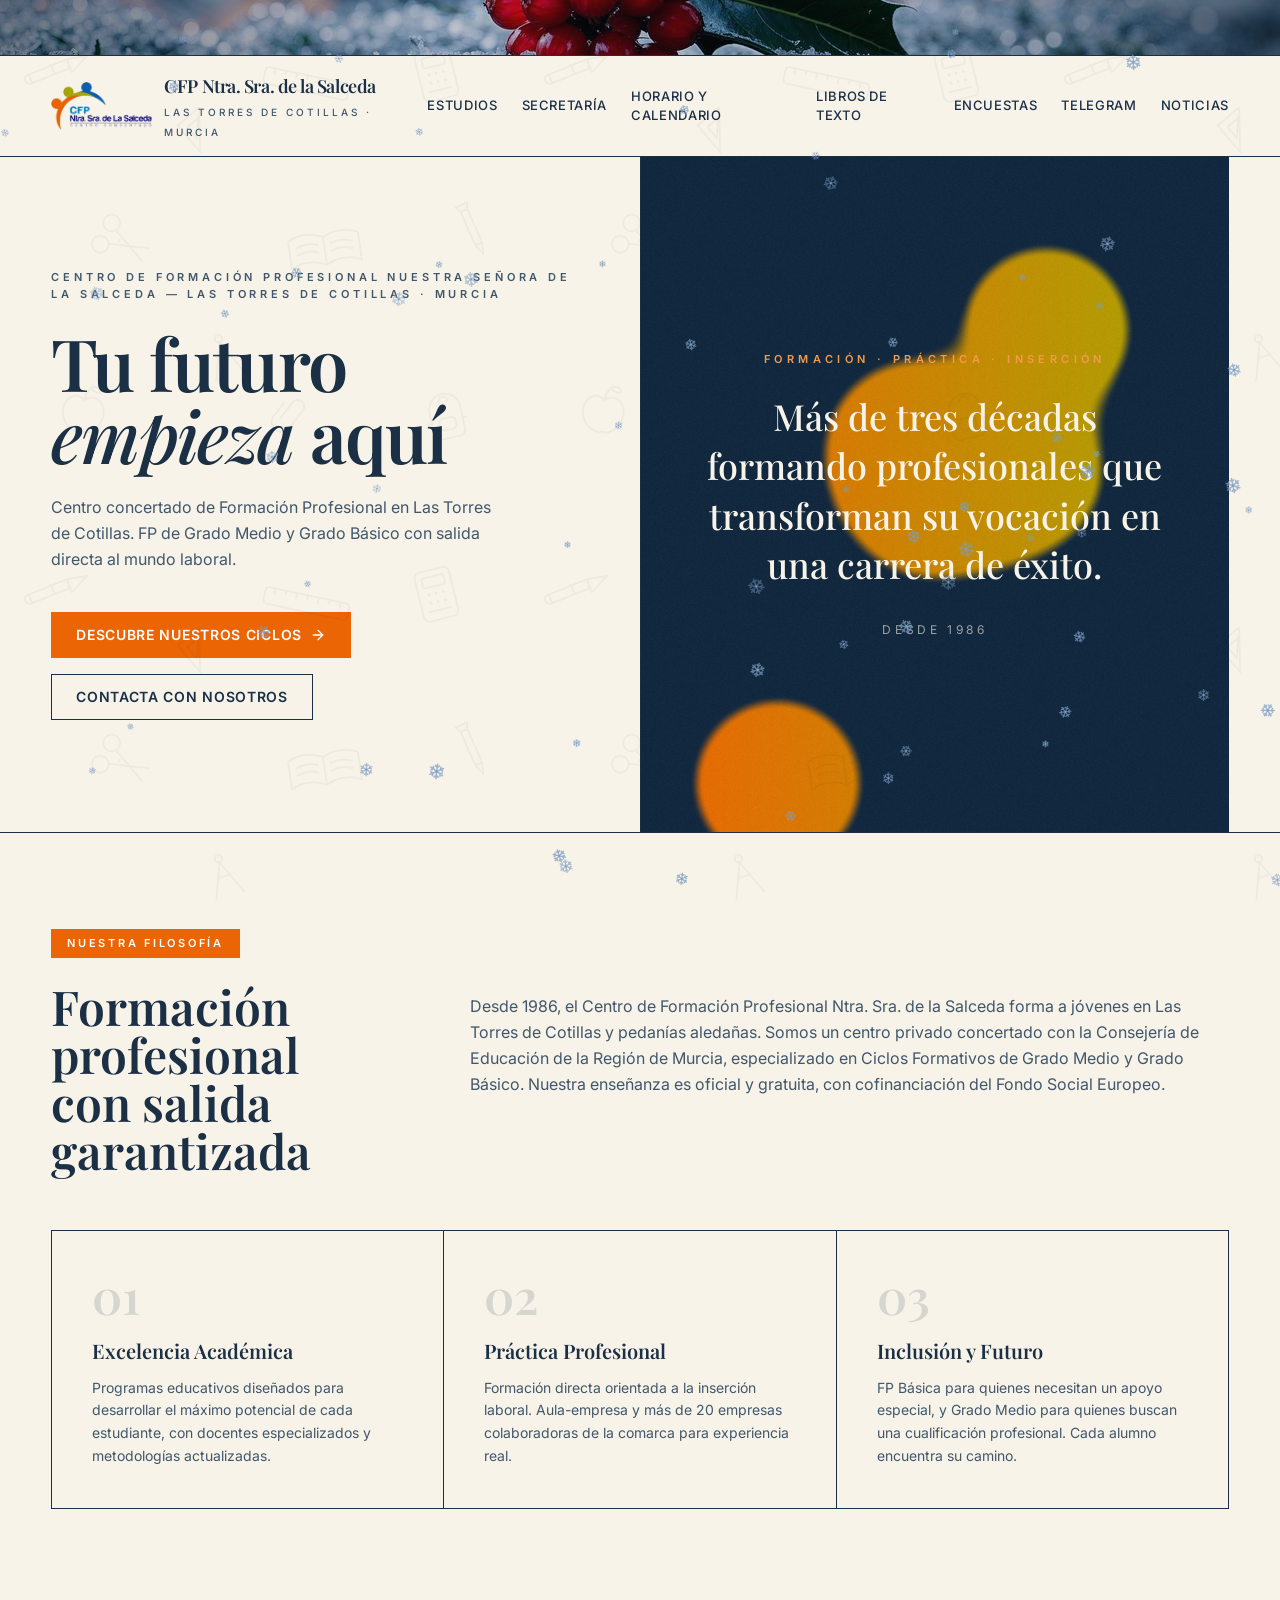
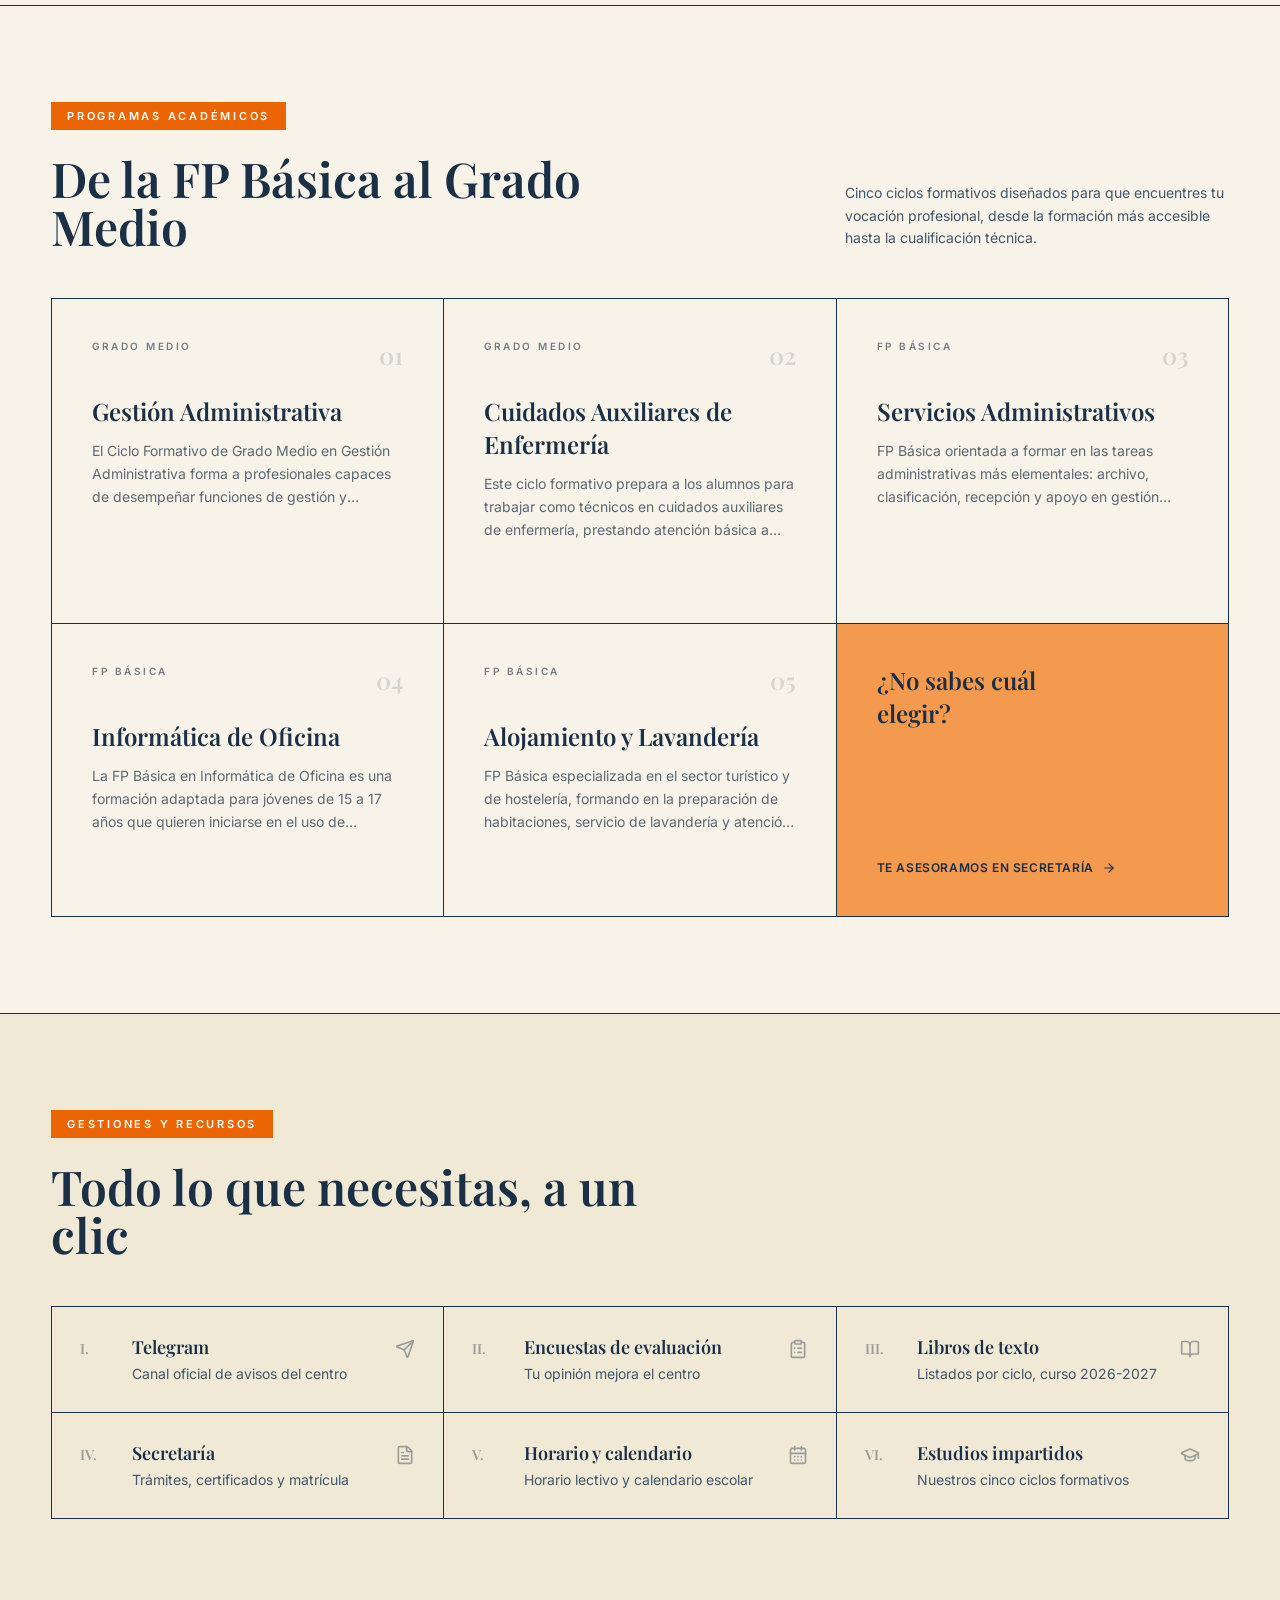
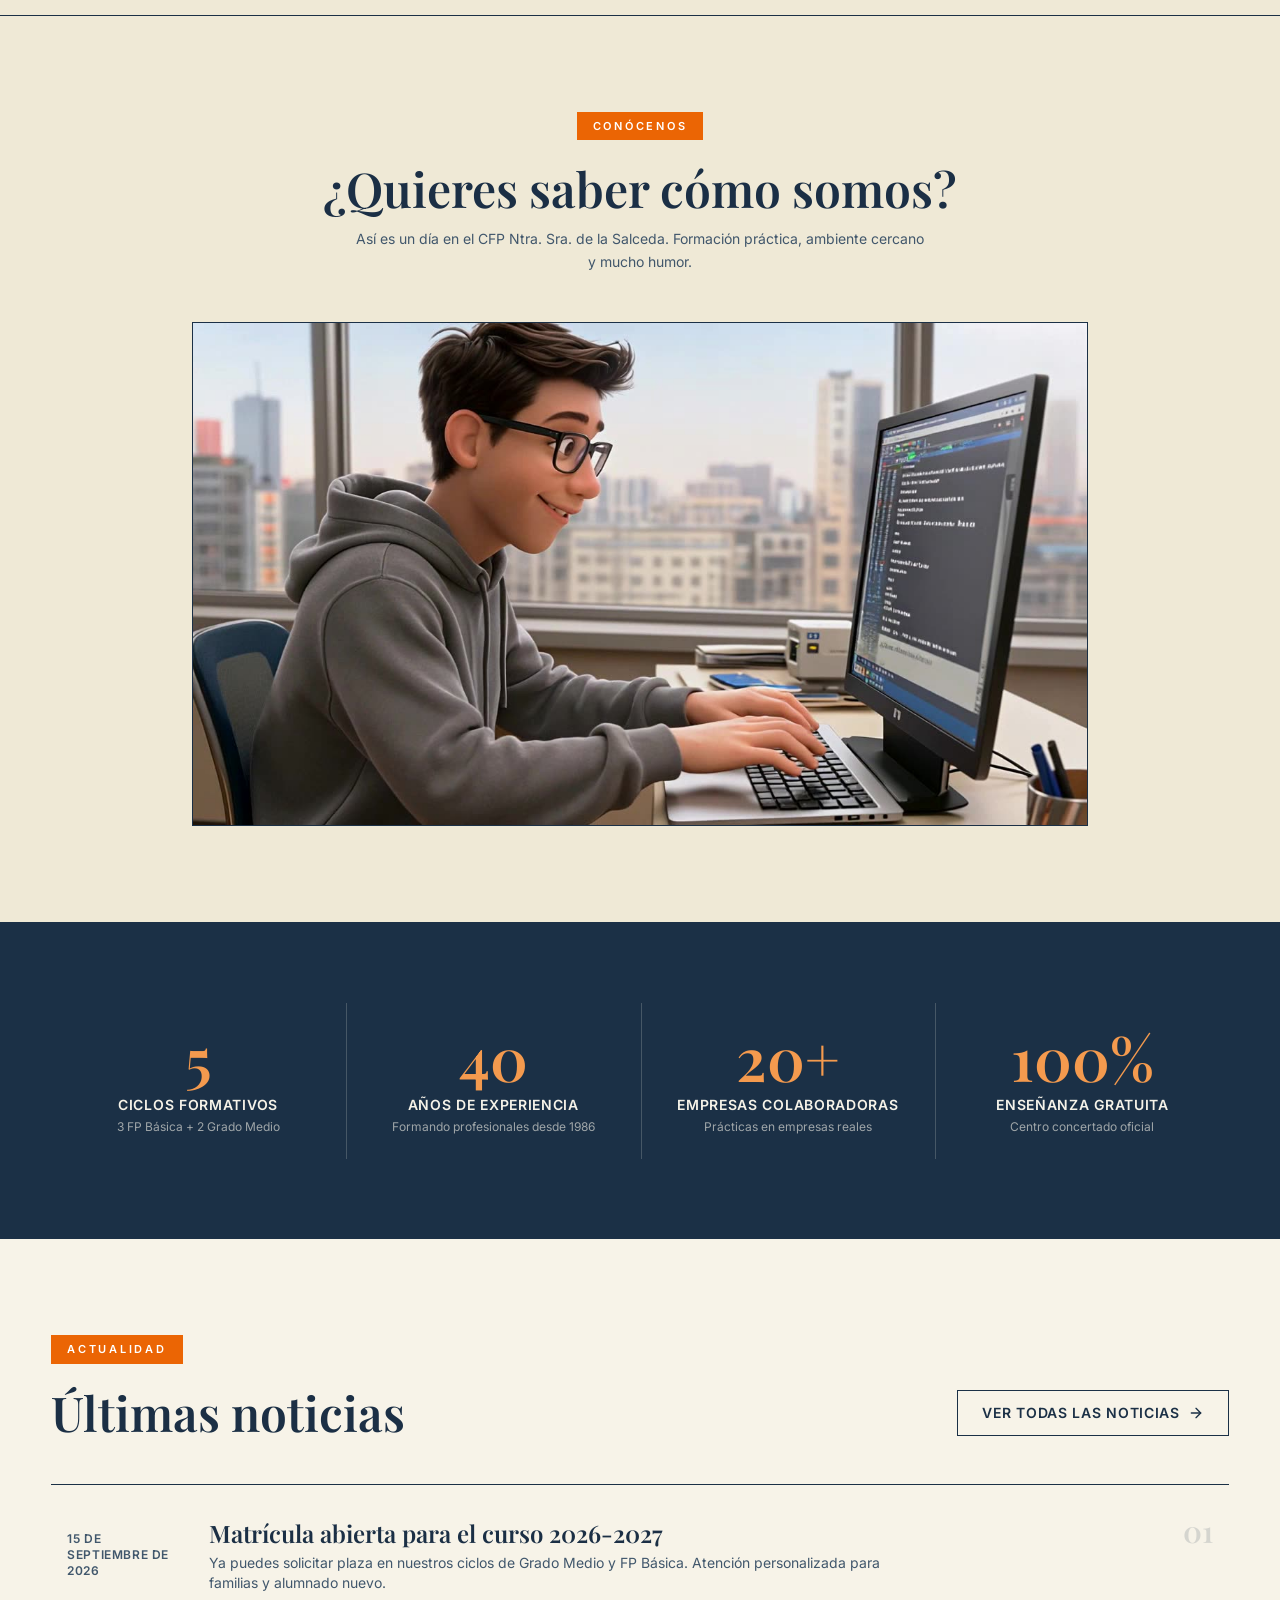
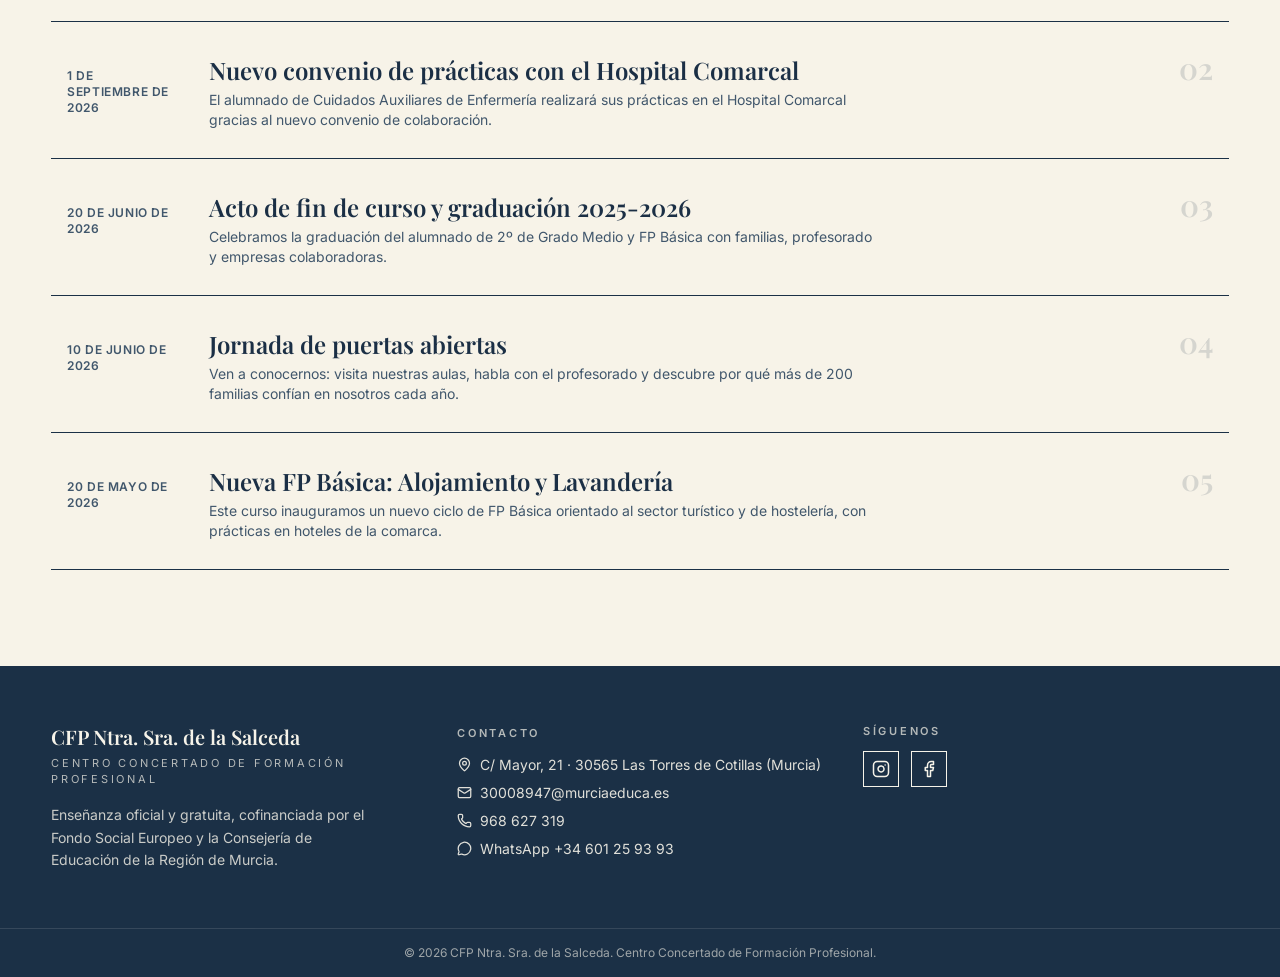
<file: index.html>
<!doctype html>
<html lang="es">
  <head>
    <meta charset="UTF-8" />
    <meta name="viewport" content="width=device-width, initial-scale=1.0" />
    <meta
      name="description"
      content="CFP Ntra. Sra. de la Salceda — Centro concertado de Formación Profesional en Las Torres de Cotillas (Murcia). Grado Medio y FP Básica: Gestión Administrativa, Cuidados Auxiliares de Enfermería, Servicios Administrativos, Informática de Oficina y Alojamiento y Lavandería."
    />
    <meta name="theme-color" content="#1b2f45" />
    <link rel="icon" type="image/png" href="./images/favicon.png" />
    <meta property="og:title" content="CFP Ntra. Sra. de la Salceda — FP en Las Torres de Cotillas" />
    <meta property="og:description" content="Formación Profesional de Grado Medio y FP Básica. Enseñanza oficial y gratuita. Tu futuro empieza aquí." />
    <meta property="og:type" content="website" />
    <link rel="preconnect" href="https://fonts.googleapis.com" />
    <link rel="preconnect" href="https://fonts.gstatic.com" crossorigin />
    <link
      href="https://fonts.googleapis.com/css2?family=Inter:wght@400;500;600&family=Playfair+Display:wght@500;600;700&display=swap"
      rel="stylesheet"
    />
    <title>CFP Ntra. Sra. de la Salceda — FP en Las Torres de Cotillas</title>
    <script type="module" crossorigin src="./assets/index-CHeB9bUD.js"></script>
    <link rel="stylesheet" crossorigin href="./assets/index-Rhu0G497.css">
  </head>
  <body>
    <div id="root"></div>
  </body>
</html>
</file>
<file: assets/index-Rhu0G497.css>
*,:before,:after{--tw-border-spacing-x: 0;--tw-border-spacing-y: 0;--tw-translate-x: 0;--tw-translate-y: 0;--tw-rotate: 0;--tw-skew-x: 0;--tw-skew-y: 0;--tw-scale-x: 1;--tw-scale-y: 1;--tw-pan-x: ;--tw-pan-y: ;--tw-pinch-zoom: ;--tw-scroll-snap-strictness: proximity;--tw-gradient-from-position: ;--tw-gradient-via-position: ;--tw-gradient-to-position: ;--tw-ordinal: ;--tw-slashed-zero: ;--tw-numeric-figure: ;--tw-numeric-spacing: ;--tw-numeric-fraction: ;--tw-ring-inset: ;--tw-ring-offset-width: 0px;--tw-ring-offset-color: #fff;--tw-ring-color: rgb(59 130 246 / .5);--tw-ring-offset-shadow: 0 0 #0000;--tw-ring-shadow: 0 0 #0000;--tw-shadow: 0 0 #0000;--tw-shadow-colored: 0 0 #0000;--tw-blur: ;--tw-brightness: ;--tw-contrast: ;--tw-grayscale: ;--tw-hue-rotate: ;--tw-invert: ;--tw-saturate: ;--tw-sepia: ;--tw-drop-shadow: ;--tw-backdrop-blur: ;--tw-backdrop-brightness: ;--tw-backdrop-contrast: ;--tw-backdrop-grayscale: ;--tw-backdrop-hue-rotate: ;--tw-backdrop-invert: ;--tw-backdrop-opacity: ;--tw-backdrop-saturate: ;--tw-backdrop-sepia: ;--tw-contain-size: ;--tw-contain-layout: ;--tw-contain-paint: ;--tw-contain-style: }::backdrop{--tw-border-spacing-x: 0;--tw-border-spacing-y: 0;--tw-translate-x: 0;--tw-translate-y: 0;--tw-rotate: 0;--tw-skew-x: 0;--tw-skew-y: 0;--tw-scale-x: 1;--tw-scale-y: 1;--tw-pan-x: ;--tw-pan-y: ;--tw-pinch-zoom: ;--tw-scroll-snap-strictness: proximity;--tw-gradient-from-position: ;--tw-gradient-via-position: ;--tw-gradient-to-position: ;--tw-ordinal: ;--tw-slashed-zero: ;--tw-numeric-figure: ;--tw-numeric-spacing: ;--tw-numeric-fraction: ;--tw-ring-inset: ;--tw-ring-offset-width: 0px;--tw-ring-offset-color: #fff;--tw-ring-color: rgb(59 130 246 / .5);--tw-ring-offset-shadow: 0 0 #0000;--tw-ring-shadow: 0 0 #0000;--tw-shadow: 0 0 #0000;--tw-shadow-colored: 0 0 #0000;--tw-blur: ;--tw-brightness: ;--tw-contrast: ;--tw-grayscale: ;--tw-hue-rotate: ;--tw-invert: ;--tw-saturate: ;--tw-sepia: ;--tw-drop-shadow: ;--tw-backdrop-blur: ;--tw-backdrop-brightness: ;--tw-backdrop-contrast: ;--tw-backdrop-grayscale: ;--tw-backdrop-hue-rotate: ;--tw-backdrop-invert: ;--tw-backdrop-opacity: ;--tw-backdrop-saturate: ;--tw-backdrop-sepia: ;--tw-contain-size: ;--tw-contain-layout: ;--tw-contain-paint: ;--tw-contain-style: }*,:before,:after{box-sizing:border-box;border-width:0;border-style:solid;border-color:#e5e7eb}:before,:after{--tw-content: ""}html,:host{line-height:1.5;-webkit-text-size-adjust:100%;-moz-tab-size:4;-o-tab-size:4;tab-size:4;font-family:ui-sans-serif,system-ui,sans-serif,"Apple Color Emoji","Segoe UI Emoji",Segoe UI Symbol,"Noto Color Emoji";font-feature-settings:normal;font-variation-settings:normal;-webkit-tap-highlight-color:transparent}body{margin:0;line-height:inherit}hr{height:0;color:inherit;border-top-width:1px}abbr:where([title]){-webkit-text-decoration:underline dotted;text-decoration:underline dotted}h1,h2,h3,h4,h5,h6{font-size:inherit;font-weight:inherit}a{color:inherit;text-decoration:inherit}b,strong{font-weight:bolder}code,kbd,samp,pre{font-family:ui-monospace,SFMono-Regular,Menlo,Monaco,Consolas,Liberation Mono,Courier New,monospace;font-feature-settings:normal;font-variation-settings:normal;font-size:1em}small{font-size:80%}sub,sup{font-size:75%;line-height:0;position:relative;vertical-align:baseline}sub{bottom:-.25em}sup{top:-.5em}table{text-indent:0;border-color:inherit;border-collapse:collapse}button,input,optgroup,select,textarea{font-family:inherit;font-feature-settings:inherit;font-variation-settings:inherit;font-size:100%;font-weight:inherit;line-height:inherit;letter-spacing:inherit;color:inherit;margin:0;padding:0}button,select{text-transform:none}button,input:where([type=button]),input:where([type=reset]),input:where([type=submit]){-webkit-appearance:button;background-color:transparent;background-image:none}:-moz-focusring{outline:auto}:-moz-ui-invalid{box-shadow:none}progress{vertical-align:baseline}::-webkit-inner-spin-button,::-webkit-outer-spin-button{height:auto}[type=search]{-webkit-appearance:textfield;outline-offset:-2px}::-webkit-search-decoration{-webkit-appearance:none}::-webkit-file-upload-button{-webkit-appearance:button;font:inherit}summary{display:list-item}blockquote,dl,dd,h1,h2,h3,h4,h5,h6,hr,figure,p,pre{margin:0}fieldset{margin:0;padding:0}legend{padding:0}ol,ul,menu{list-style:none;margin:0;padding:0}dialog{padding:0}textarea{resize:vertical}input::-moz-placeholder,textarea::-moz-placeholder{opacity:1;color:#9ca3af}input::placeholder,textarea::placeholder{opacity:1;color:#9ca3af}button,[role=button]{cursor:pointer}:disabled{cursor:default}img,svg,video,canvas,audio,iframe,embed,object{display:block;vertical-align:middle}img,video{max-width:100%;height:auto}[hidden]:where(:not([hidden=until-found])){display:none}:root{--cream: #f7f3e8;--cream-soft: #efe9d6;--ink: #1b2f45;--ink-deep: #12283f;--orange: #eb6504;--gold: #f49a4e;--background: 45 42% 94%;--foreground: 210 44% 19%;--card: 45 42% 94%;--card-foreground: 255 6% 14%;--popover: 45 42% 94%;--popover-foreground: 255 6% 14%;--primary: 210 44% 19%;--primary-foreground: 45 42% 94%;--secondary: 44 34% 89%;--secondary-foreground: 255 6% 14%;--muted: 44 30% 87%;--muted-foreground: 210 25% 34%;--accent: 25 96% 46%;--accent-foreground: 0 0% 100%;--destructive: 0 84.2% 60.2%;--destructive-foreground: 0 0% 98%;--border: 210 44% 19%;--input: 210 44% 19%;--ring: 25 96% 46%;--radius: 0px;--sidebar-background: 45 42% 94%;--sidebar-foreground: 210 44% 19%;--sidebar-primary: 210 44% 19%;--sidebar-primary-foreground: 45 42% 94%;--sidebar-accent: 44 34% 89%;--sidebar-accent-foreground: 210 44% 19%;--sidebar-border: 210 44% 19%;--sidebar-ring: 25 96% 46%}*{border-color:hsl(var(--border))}html{scroll-behavior:smooth}body{background-color:var(--cream);color:var(--ink);font-family:Inter,system-ui,-apple-system,sans-serif;-webkit-font-smoothing:antialiased}h1,h2,h3,.font-display{font-family:Playfair Display,Georgia,serif}::-moz-selection{background:var(--orange);color:#fff}::selection{background:var(--orange);color:#fff}.section-badge{display:inline-block;--tw-bg-opacity: 1;background-color:rgb(235 101 4 / var(--tw-bg-opacity, 1));padding:.375rem 1rem;font-size:11px;font-weight:600;text-transform:uppercase;letter-spacing:.25em;--tw-text-opacity: 1;color:rgb(255 255 255 / var(--tw-text-opacity, 1))}.btn-primary{display:inline-flex;align-items:center;gap:.5rem;border-width:1px;--tw-border-opacity: 1;border-color:rgb(235 101 4 / var(--tw-border-opacity, 1));--tw-bg-opacity: 1;background-color:rgb(235 101 4 / var(--tw-bg-opacity, 1));padding:.75rem 1.5rem;font-size:.875rem;line-height:1.25rem;font-weight:600;text-transform:uppercase;letter-spacing:.05em;--tw-text-opacity: 1;color:rgb(255 255 255 / var(--tw-text-opacity, 1));transition-property:color,background-color,border-color,text-decoration-color,fill,stroke;transition-timing-function:cubic-bezier(.4,0,.2,1);transition-duration:.15s}.btn-primary:hover{background-color:transparent;--tw-text-opacity: 1;color:rgb(235 101 4 / var(--tw-text-opacity, 1))}.btn-outline{display:inline-flex;align-items:center;gap:.5rem;border-width:1px;border-color:hsl(var(--primary));background-color:transparent;padding:.75rem 1.5rem;font-size:.875rem;line-height:1.25rem;font-weight:600;text-transform:uppercase;letter-spacing:.05em;color:hsl(var(--primary));transition-property:color,background-color,border-color,text-decoration-color,fill,stroke;transition-timing-function:cubic-bezier(.4,0,.2,1);transition-duration:.15s}.btn-outline:hover{background-color:hsl(var(--primary));color:hsl(var(--primary-foreground))}.btn-outline-cream{display:inline-flex;align-items:center;gap:.5rem;border-width:1px;--tw-border-opacity: 1;border-color:rgb(247 243 232 / var(--tw-border-opacity, 1));background-color:transparent;padding:.75rem 1.5rem;font-size:.875rem;line-height:1.25rem;font-weight:600;text-transform:uppercase;letter-spacing:.05em;--tw-text-opacity: 1;color:rgb(247 243 232 / var(--tw-text-opacity, 1));transition-property:color,background-color,border-color,text-decoration-color,fill,stroke;transition-timing-function:cubic-bezier(.4,0,.2,1);transition-duration:.15s}.btn-outline-cream:hover{--tw-bg-opacity: 1;background-color:rgb(247 243 232 / var(--tw-bg-opacity, 1));--tw-text-opacity: 1;color:rgb(27 47 69 / var(--tw-text-opacity, 1))}.reveal{opacity:0;transform:translateY(28px);transition:opacity .7s cubic-bezier(.22,1,.36,1),transform .7s cubic-bezier(.22,1,.36,1)}.reveal.is-visible{opacity:1;transform:translateY(0)}@media(prefers-reduced-motion:reduce){.reveal{opacity:1;transform:none;transition:none}}.sr-only{position:absolute;width:1px;height:1px;padding:0;margin:-1px;overflow:hidden;clip:rect(0,0,0,0);white-space:nowrap;border-width:0}.pointer-events-none{pointer-events:none}.visible{visibility:visible}.invisible{visibility:hidden}.fixed{position:fixed}.absolute{position:absolute}.relative{position:relative}.sticky{position:sticky}.inset-0{inset:0}.inset-x-0{left:0;right:0}.inset-y-0{top:0;bottom:0}.-bottom-12{bottom:-3rem}.-left-12{left:-3rem}.-right-12{right:-3rem}.-top-12{top:-3rem}.bottom-0{bottom:0}.left-0{left:0}.left-1\/2{left:50%}.left-2{left:.5rem}.left-\[50\%\]{left:50%}.right-0{right:0}.right-1{right:.25rem}.right-2{right:.5rem}.right-3{right:.75rem}.right-4{right:1rem}.top-0{top:0}.top-1\.5{top:.375rem}.top-1\/2{top:50%}.top-3\.5{top:.875rem}.top-4{top:1rem}.top-\[1px\]{top:1px}.top-\[50\%\]{top:50%}.top-\[60\%\]{top:60%}.top-full{top:100%}.isolate{isolation:isolate}.z-10{z-index:10}.z-20{z-index:20}.z-50{z-index:50}.z-\[1\]{z-index:1}.z-\[70\]{z-index:70}.order-first{order:-9999}.order-last{order:9999}.col-start-2{grid-column-start:2}.row-span-2{grid-row:span 2 / span 2}.row-start-1{grid-row-start:1}.\!m-0{margin:0!important}.-mx-1{margin-left:-.25rem;margin-right:-.25rem}.-mx-3{margin-left:-.75rem;margin-right:-.75rem}.-my-2{margin-top:-.5rem;margin-bottom:-.5rem}.mx-2{margin-left:.5rem;margin-right:.5rem}.mx-3\.5{margin-left:.875rem;margin-right:.875rem}.mx-auto{margin-left:auto;margin-right:auto}.my-0{margin-top:0;margin-bottom:0}.my-0\.5{margin-top:.125rem;margin-bottom:.125rem}.my-1{margin-top:.25rem;margin-bottom:.25rem}.-ml-4{margin-left:-1rem}.-mt-4{margin-top:-1rem}.mb-10{margin-bottom:2.5rem}.mb-2{margin-bottom:.5rem}.mb-3{margin-bottom:.75rem}.ml-1{margin-left:.25rem}.ml-4{margin-left:1rem}.ml-auto{margin-left:auto}.mt-0\.5{margin-top:.125rem}.mt-1{margin-top:.25rem}.mt-1\.5{margin-top:.375rem}.mt-10{margin-top:2.5rem}.mt-12{margin-top:3rem}.mt-14{margin-top:3.5rem}.mt-2{margin-top:.5rem}.mt-3{margin-top:.75rem}.mt-4{margin-top:1rem}.mt-5{margin-top:1.25rem}.mt-6{margin-top:1.5rem}.mt-8{margin-top:2rem}.mt-auto{margin-top:auto}.line-clamp-1{overflow:hidden;display:-webkit-box;-webkit-box-orient:vertical;-webkit-line-clamp:1}.line-clamp-2{overflow:hidden;display:-webkit-box;-webkit-box-orient:vertical;-webkit-line-clamp:2}.line-clamp-3{overflow:hidden;display:-webkit-box;-webkit-box-orient:vertical;-webkit-line-clamp:3}.block{display:block}.flex{display:flex}.inline-flex{display:inline-flex}.table{display:table}.table-caption{display:table-caption}.table-cell{display:table-cell}.table-row{display:table-row}.grid{display:grid}.hidden{display:none}.aspect-square{aspect-ratio:1 / 1}.aspect-video{aspect-ratio:16 / 9}.size-10{width:2.5rem;height:2.5rem}.size-2{width:.5rem;height:.5rem}.size-2\.5{width:.625rem;height:.625rem}.size-3{width:.75rem;height:.75rem}.size-3\.5{width:.875rem;height:.875rem}.size-4{width:1rem;height:1rem}.size-6{width:1.5rem;height:1.5rem}.size-7{width:1.75rem;height:1.75rem}.size-8{width:2rem;height:2rem}.size-9{width:2.25rem;height:2.25rem}.size-auto{width:auto;height:auto}.size-full{width:100%;height:100%}.h-1\.5{height:.375rem}.h-10{height:2.5rem}.h-11{height:2.75rem}.h-12{height:3rem}.h-2{height:.5rem}.h-2\.5{height:.625rem}.h-20{height:5rem}.h-4{height:1rem}.h-5{height:1.25rem}.h-6{height:1.5rem}.h-7{height:1.75rem}.h-8{height:2rem}.h-9{height:2.25rem}.h-\[1\.15rem\]{height:1.15rem}.h-\[calc\(100\%-1px\)\]{height:calc(100% - 1px)}.h-\[var\(--radix-navigation-menu-viewport-height\)\]{height:var(--radix-navigation-menu-viewport-height)}.h-\[var\(--radix-select-trigger-height\)\]{height:var(--radix-select-trigger-height)}.h-auto{height:auto}.h-full{height:100%}.h-px{height:1px}.h-svh{height:100svh}.max-h-\[300px\]{max-height:300px}.min-h-0{min-height:0px}.min-h-16{min-height:4rem}.min-h-4{min-height:1rem}.min-h-screen{min-height:100vh}.min-h-svh{min-height:100svh}.w-0{width:0px}.w-1{width:.25rem}.w-2{width:.5rem}.w-2\.5{width:.625rem}.w-3{width:.75rem}.w-3\/4{width:75%}.w-32{width:8rem}.w-4{width:1rem}.w-5{width:1.25rem}.w-64{width:16rem}.w-72{width:18rem}.w-8{width:2rem}.w-9{width:2.25rem}.w-\[100px\]{width:100px}.w-auto{width:auto}.w-fit{width:-moz-fit-content;width:fit-content}.w-full{width:100%}.w-max{width:-moz-max-content;width:max-content}.w-px{width:1px}.min-w-0{min-width:0px}.min-w-10{min-width:2.5rem}.min-w-5{min-width:1.25rem}.min-w-8{min-width:2rem}.min-w-9{min-width:2.25rem}.min-w-\[12rem\]{min-width:12rem}.min-w-\[8rem\]{min-width:8rem}.min-w-\[var\(--radix-select-trigger-width\)\]{min-width:var(--radix-select-trigger-width)}.max-w-2xl{max-width:42rem}.max-w-3xl{max-width:48rem}.max-w-4xl{max-width:56rem}.max-w-7xl{max-width:80rem}.max-w-\[calc\(100\%-2rem\)\]{max-width:calc(100% - 2rem)}.max-w-max{max-width:-moz-max-content;max-width:max-content}.max-w-md{max-width:28rem}.max-w-sm{max-width:24rem}.max-w-xl{max-width:36rem}.max-w-xs{max-width:20rem}.flex-1{flex:1 1 0%}.shrink-0{flex-shrink:0}.grow{flex-grow:1}.grow-0{flex-grow:0}.basis-full{flex-basis:100%}.caption-bottom{caption-side:bottom}.border-collapse{border-collapse:collapse}.-translate-x-1\/2{--tw-translate-x: -50%;transform:translate(var(--tw-translate-x),var(--tw-translate-y)) rotate(var(--tw-rotate)) skew(var(--tw-skew-x)) skewY(var(--tw-skew-y)) scaleX(var(--tw-scale-x)) scaleY(var(--tw-scale-y))}.-translate-x-px{--tw-translate-x: -1px;transform:translate(var(--tw-translate-x),var(--tw-translate-y)) rotate(var(--tw-rotate)) skew(var(--tw-skew-x)) skewY(var(--tw-skew-y)) scaleX(var(--tw-scale-x)) scaleY(var(--tw-scale-y))}.-translate-y-1\/2{--tw-translate-y: -50%;transform:translate(var(--tw-translate-x),var(--tw-translate-y)) rotate(var(--tw-rotate)) skew(var(--tw-skew-x)) skewY(var(--tw-skew-y)) scaleX(var(--tw-scale-x)) scaleY(var(--tw-scale-y))}.translate-x-\[-50\%\]{--tw-translate-x: -50%;transform:translate(var(--tw-translate-x),var(--tw-translate-y)) rotate(var(--tw-rotate)) skew(var(--tw-skew-x)) skewY(var(--tw-skew-y)) scaleX(var(--tw-scale-x)) scaleY(var(--tw-scale-y))}.translate-x-px{--tw-translate-x: 1px;transform:translate(var(--tw-translate-x),var(--tw-translate-y)) rotate(var(--tw-rotate)) skew(var(--tw-skew-x)) skewY(var(--tw-skew-y)) scaleX(var(--tw-scale-x)) scaleY(var(--tw-scale-y))}.translate-y-0\.5{--tw-translate-y: .125rem;transform:translate(var(--tw-translate-x),var(--tw-translate-y)) rotate(var(--tw-rotate)) skew(var(--tw-skew-x)) skewY(var(--tw-skew-y)) scaleX(var(--tw-scale-x)) scaleY(var(--tw-scale-y))}.translate-y-\[-50\%\]{--tw-translate-y: -50%;transform:translate(var(--tw-translate-x),var(--tw-translate-y)) rotate(var(--tw-rotate)) skew(var(--tw-skew-x)) skewY(var(--tw-skew-y)) scaleX(var(--tw-scale-x)) scaleY(var(--tw-scale-y))}.translate-y-\[calc\(-50\%_-_2px\)\]{--tw-translate-y: calc(-50% - 2px) ;transform:translate(var(--tw-translate-x),var(--tw-translate-y)) rotate(var(--tw-rotate)) skew(var(--tw-skew-x)) skewY(var(--tw-skew-y)) scaleX(var(--tw-scale-x)) scaleY(var(--tw-scale-y))}.rotate-45{--tw-rotate: 45deg;transform:translate(var(--tw-translate-x),var(--tw-translate-y)) rotate(var(--tw-rotate)) skew(var(--tw-skew-x)) skewY(var(--tw-skew-y)) scaleX(var(--tw-scale-x)) scaleY(var(--tw-scale-y))}.rotate-90{--tw-rotate: 90deg;transform:translate(var(--tw-translate-x),var(--tw-translate-y)) rotate(var(--tw-rotate)) skew(var(--tw-skew-x)) skewY(var(--tw-skew-y)) scaleX(var(--tw-scale-x)) scaleY(var(--tw-scale-y))}.transform{transform:translate(var(--tw-translate-x),var(--tw-translate-y)) rotate(var(--tw-rotate)) skew(var(--tw-skew-x)) skewY(var(--tw-skew-y)) scaleX(var(--tw-scale-x)) scaleY(var(--tw-scale-y))}@keyframes caret-blink{0%,70%,to{opacity:1}20%,50%{opacity:0}}.animate-caret-blink{animation:caret-blink 1.25s ease-out infinite}@keyframes pulse{50%{opacity:.5}}.animate-pulse{animation:pulse 2s cubic-bezier(.4,0,.6,1) infinite}@keyframes spin{to{transform:rotate(360deg)}}.animate-spin{animation:spin 1s linear infinite}.cursor-default{cursor:default}.cursor-pointer{cursor:pointer}.cursor-text{cursor:text}.touch-none{touch-action:none}.select-none{-webkit-user-select:none;-moz-user-select:none;user-select:none}.resize-none{resize:none}.resize{resize:both}.scroll-my-1{scroll-margin-top:.25rem;scroll-margin-bottom:.25rem}.scroll-mt-24{scroll-margin-top:6rem}.scroll-py-1{scroll-padding-top:.25rem;scroll-padding-bottom:.25rem}.list-disc{list-style-type:disc}.list-none{list-style-type:none}.auto-rows-min{grid-auto-rows:min-content}.grid-cols-\[0_1fr\]{grid-template-columns:0 1fr}.grid-rows-\[auto_auto\]{grid-template-rows:auto auto}.flex-row{flex-direction:row}.flex-col{flex-direction:column}.flex-col-reverse{flex-direction:column-reverse}.flex-wrap{flex-wrap:wrap}.place-content-center{place-content:center}.items-start{align-items:flex-start}.items-end{align-items:flex-end}.items-center{align-items:center}.items-baseline{align-items:baseline}.items-stretch{align-items:stretch}.justify-start{justify-content:flex-start}.justify-center{justify-content:center}.justify-between{justify-content:space-between}.justify-items-start{justify-items:start}.gap-0{gap:0px}.gap-0\.5{gap:.125rem}.gap-1{gap:.25rem}.gap-1\.5{gap:.375rem}.gap-10{gap:2.5rem}.gap-2{gap:.5rem}.gap-2\.5{gap:.625rem}.gap-3{gap:.75rem}.gap-4{gap:1rem}.gap-5{gap:1.25rem}.gap-6{gap:1.5rem}.gap-7{gap:1.75rem}.gap-8{gap:2rem}.gap-\[--spacing\(var\(--gap\)\)\]{gap:var(--spacing(var(--gap)))}.gap-px{gap:1px}.gap-y-0\.5{row-gap:.125rem}.space-y-2>:not([hidden])~:not([hidden]){--tw-space-y-reverse: 0;margin-top:calc(.5rem * calc(1 - var(--tw-space-y-reverse)));margin-bottom:calc(.5rem * var(--tw-space-y-reverse))}.space-y-4>:not([hidden])~:not([hidden]){--tw-space-y-reverse: 0;margin-top:calc(1rem * calc(1 - var(--tw-space-y-reverse)));margin-bottom:calc(1rem * var(--tw-space-y-reverse))}.space-y-5>:not([hidden])~:not([hidden]){--tw-space-y-reverse: 0;margin-top:calc(1.25rem * calc(1 - var(--tw-space-y-reverse)));margin-bottom:calc(1.25rem * var(--tw-space-y-reverse))}.space-y-px>:not([hidden])~:not([hidden]){--tw-space-y-reverse: 0;margin-top:calc(1px * calc(1 - var(--tw-space-y-reverse)));margin-bottom:calc(1px * var(--tw-space-y-reverse))}.divide-y>:not([hidden])~:not([hidden]){--tw-divide-y-reverse: 0;border-top-width:calc(1px * calc(1 - var(--tw-divide-y-reverse)));border-bottom-width:calc(1px * var(--tw-divide-y-reverse))}.divide-\[\#f7f3e8\]\/15>:not([hidden])~:not([hidden]){border-color:#f7f3e826}.divide-primary\/15>:not([hidden])~:not([hidden]){border-color:hsl(var(--primary) / .15)}.divide-primary\/20>:not([hidden])~:not([hidden]){border-color:hsl(var(--primary) / .2)}.self-start{align-self:flex-start}.self-stretch{align-self:stretch}.justify-self-end{justify-self:end}.overflow-auto{overflow:auto}.overflow-hidden{overflow:hidden}.overflow-x-auto{overflow-x:auto}.overflow-y-auto{overflow-y:auto}.overflow-x-hidden{overflow-x:hidden}.whitespace-nowrap{white-space:nowrap}.text-balance{text-wrap:balance}.break-words{overflow-wrap:break-word}.rounded-\[2px\]{border-radius:2px}.rounded-\[4px\]{border-radius:4px}.rounded-\[calc\(var\(--radius\)-5px\)\]{border-radius:calc(var(--radius) - 5px)}.rounded-\[inherit\]{border-radius:inherit}.rounded-full{border-radius:9999px}.rounded-lg{border-radius:var(--radius)}.rounded-md{border-radius:calc(var(--radius) - 2px)}.rounded-none{border-radius:0}.rounded-sm{border-radius:calc(var(--radius) - 4px)}.rounded-xl{border-radius:calc(var(--radius) + 4px)}.rounded-xs{border-radius:calc(var(--radius) - 6px)}.rounded-l-md{border-top-left-radius:calc(var(--radius) - 2px);border-bottom-left-radius:calc(var(--radius) - 2px)}.rounded-r-md{border-top-right-radius:calc(var(--radius) - 2px);border-bottom-right-radius:calc(var(--radius) - 2px)}.rounded-tl-sm{border-top-left-radius:calc(var(--radius) - 4px)}.border{border-width:1px}.border-0{border-width:0px}.border-\[1\.5px\]{border-width:1.5px}.border-y{border-top-width:1px;border-bottom-width:1px}.border-b{border-bottom-width:1px}.border-l{border-left-width:1px}.border-l-2{border-left-width:2px}.border-r{border-right-width:1px}.border-t{border-top-width:1px}.border-t-0{border-top-width:0px}.border-dashed{border-style:dashed}.border-\[\#eb6504\]{--tw-border-opacity: 1;border-color:rgb(235 101 4 / var(--tw-border-opacity, 1))}.border-\[\#f7f3e8\]\/20{border-color:#f7f3e833}.border-\[\#f7f3e8\]\/30{border-color:#f7f3e84d}.border-border{border-color:hsl(var(--border))}.border-border\/50{border-color:hsl(var(--border) / .5)}.border-current{border-color:currentColor}.border-input{border-color:hsl(var(--input))}.border-primary{border-color:hsl(var(--primary))}.border-primary\/20{border-color:hsl(var(--primary) / .2)}.border-primary\/30{border-color:hsl(var(--primary) / .3)}.border-sidebar-border{border-color:hsl(var(--sidebar-border))}.border-transparent{border-color:transparent}.border-l-transparent{border-left-color:transparent}.border-t-transparent{border-top-color:transparent}.bg-\[\#12283f\]{--tw-bg-opacity: 1;background-color:rgb(18 40 63 / var(--tw-bg-opacity, 1))}.bg-\[\#efe9d6\]{--tw-bg-opacity: 1;background-color:rgb(239 233 214 / var(--tw-bg-opacity, 1))}.bg-\[\#f49a4e\]{--tw-bg-opacity: 1;background-color:rgb(244 154 78 / var(--tw-bg-opacity, 1))}.bg-\[\#f7f3e8\]{--tw-bg-opacity: 1;background-color:rgb(247 243 232 / var(--tw-bg-opacity, 1))}.bg-\[\#f7f3e8\]\/95{background-color:#f7f3e8f2}.bg-accent{background-color:hsl(var(--accent))}.bg-background{background-color:hsl(var(--background))}.bg-black\/50{background-color:#00000080}.bg-border{background-color:hsl(var(--border))}.bg-card{background-color:hsl(var(--card))}.bg-destructive{--tw-bg-opacity: 1;background-color:hsl(var(--destructive) / var(--tw-bg-opacity, 1))}.bg-foreground{background-color:hsl(var(--foreground))}.bg-input{background-color:hsl(var(--input))}.bg-muted{background-color:hsl(var(--muted))}.bg-muted\/50{background-color:hsl(var(--muted) / .5)}.bg-popover{background-color:hsl(var(--popover))}.bg-primary{background-color:hsl(var(--primary))}.bg-primary\/20{background-color:hsl(var(--primary) / .2)}.bg-secondary{background-color:hsl(var(--secondary))}.bg-sidebar{background-color:hsl(var(--sidebar-background))}.bg-sidebar-border{background-color:hsl(var(--sidebar-border))}.bg-transparent{background-color:transparent}.bg-white{--tw-bg-opacity: 1;background-color:rgb(255 255 255 / var(--tw-bg-opacity, 1))}.fill-current{fill:currentColor}.fill-foreground{fill:hsl(var(--foreground))}.fill-primary{fill:hsl(var(--primary))}.object-cover{-o-object-fit:cover;object-fit:cover}.p-0{padding:0}.p-1{padding:.25rem}.p-10{padding:2.5rem}.p-2{padding:.5rem}.p-2\.5{padding:.625rem}.p-3{padding:.75rem}.p-4{padding:1rem}.p-6{padding:1.5rem}.p-7{padding:1.75rem}.p-8{padding:2rem}.p-\[3px\]{padding:3px}.p-px{padding:1px}.px-1{padding-left:.25rem;padding-right:.25rem}.px-1\.5{padding-left:.375rem;padding-right:.375rem}.px-12{padding-left:3rem;padding-right:3rem}.px-2{padding-left:.5rem;padding-right:.5rem}.px-2\.5{padding-left:.625rem;padding-right:.625rem}.px-3{padding-left:.75rem;padding-right:.75rem}.px-4{padding-left:1rem;padding-right:1rem}.px-6{padding-left:1.5rem;padding-right:1.5rem}.px-\[4vw\]{padding-left:4vw;padding-right:4vw}.py-0\.5{padding-top:.125rem;padding-bottom:.125rem}.py-1{padding-top:.25rem;padding-bottom:.25rem}.py-1\.5{padding-top:.375rem;padding-bottom:.375rem}.py-10{padding-top:2.5rem;padding-bottom:2.5rem}.py-14{padding-top:3.5rem;padding-bottom:3.5rem}.py-16{padding-top:4rem;padding-bottom:4rem}.py-2{padding-top:.5rem;padding-bottom:.5rem}.py-28{padding-top:7rem;padding-bottom:7rem}.py-3{padding-top:.75rem;padding-bottom:.75rem}.py-3\.5{padding-top:.875rem;padding-bottom:.875rem}.py-4{padding-top:1rem;padding-bottom:1rem}.py-5{padding-top:1.25rem;padding-bottom:1.25rem}.py-6{padding-top:1.5rem;padding-bottom:1.5rem}.py-7{padding-top:1.75rem;padding-bottom:1.75rem}.py-8{padding-top:2rem;padding-bottom:2rem}.pb-16{padding-bottom:4rem}.pb-3{padding-bottom:.75rem}.pb-4{padding-bottom:1rem}.pl-2{padding-left:.5rem}.pl-3{padding-left:.75rem}.pl-4{padding-left:1rem}.pl-6{padding-left:1.5rem}.pl-8{padding-left:2rem}.pr-1{padding-right:.25rem}.pr-2{padding-right:.5rem}.pr-2\.5{padding-right:.625rem}.pr-3{padding-right:.75rem}.pr-8{padding-right:2rem}.pt-0{padding-top:0}.pt-0\.5{padding-top:.125rem}.pt-1{padding-top:.25rem}.pt-3{padding-top:.75rem}.pt-4{padding-top:1rem}.pt-6{padding-top:1.5rem}.pt-8{padding-top:2rem}.text-left{text-align:left}.text-center{text-align:center}.align-middle{vertical-align:middle}.font-mono{font-family:ui-monospace,SFMono-Regular,Menlo,Monaco,Consolas,Liberation Mono,Courier New,monospace}.font-sans{font-family:ui-sans-serif,system-ui,sans-serif,"Apple Color Emoji","Segoe UI Emoji",Segoe UI Symbol,"Noto Color Emoji"}.text-2xl{font-size:1.5rem;line-height:2rem}.text-3xl{font-size:1.875rem;line-height:2.25rem}.text-4xl{font-size:2.25rem;line-height:2.5rem}.text-5xl{font-size:3rem;line-height:1}.text-6xl{font-size:3.75rem;line-height:1}.text-\[0\.8rem\]{font-size:.8rem}.text-\[10px\]{font-size:10px}.text-\[11px\]{font-size:11px}.text-\[13px\]{font-size:13px}.text-base{font-size:1rem;line-height:1.5rem}.text-lg{font-size:1.125rem;line-height:1.75rem}.text-sm{font-size:.875rem;line-height:1.25rem}.text-sm\/relaxed{font-size:.875rem;line-height:1.625}.text-xl{font-size:1.25rem;line-height:1.75rem}.text-xs{font-size:.75rem;line-height:1rem}.font-medium{font-weight:500}.font-normal{font-weight:400}.font-semibold{font-weight:600}.uppercase{text-transform:uppercase}.italic{font-style:italic}.tabular-nums{--tw-numeric-spacing: tabular-nums;font-variant-numeric:var(--tw-ordinal) var(--tw-slashed-zero) var(--tw-numeric-figure) var(--tw-numeric-spacing) var(--tw-numeric-fraction)}.leading-\[1\.05\]{line-height:1.05}.leading-none{line-height:1}.leading-normal{line-height:1.5}.leading-relaxed{line-height:1.625}.leading-snug{line-height:1.375}.leading-tight{line-height:1.25}.tracking-\[0\.25em\]{letter-spacing:.25em}.tracking-\[0\.35em\]{letter-spacing:.35em}.tracking-\[0\.3em\]{letter-spacing:.3em}.tracking-\[0\.4em\]{letter-spacing:.4em}.tracking-tight{letter-spacing:-.025em}.tracking-wider{letter-spacing:.05em}.tracking-widest{letter-spacing:.1em}.text-\[\#eb6504\]{--tw-text-opacity: 1;color:rgb(235 101 4 / var(--tw-text-opacity, 1))}.text-\[\#f49a4e\]{--tw-text-opacity: 1;color:rgb(244 154 78 / var(--tw-text-opacity, 1))}.text-\[\#f7f3e8\]{--tw-text-opacity: 1;color:rgb(247 243 232 / var(--tw-text-opacity, 1))}.text-\[\#f7f3e8\]\/60{color:#f7f3e899}.text-accent-foreground{color:hsl(var(--accent-foreground))}.text-background{color:hsl(var(--background))}.text-card-foreground{color:hsl(var(--card-foreground))}.text-current{color:currentColor}.text-destructive{--tw-text-opacity: 1;color:hsl(var(--destructive) / var(--tw-text-opacity, 1))}.text-foreground{color:hsl(var(--foreground))}.text-muted-foreground{color:hsl(var(--muted-foreground))}.text-popover-foreground{color:hsl(var(--popover-foreground))}.text-primary{color:hsl(var(--primary))}.text-primary-foreground{color:hsl(var(--primary-foreground))}.text-primary\/15{color:hsl(var(--primary) / .15)}.text-primary\/20{color:hsl(var(--primary) / .2)}.text-red-800{--tw-text-opacity: 1;color:rgb(153 27 27 / var(--tw-text-opacity, 1))}.text-secondary-foreground{color:hsl(var(--secondary-foreground))}.text-sidebar-foreground{color:hsl(var(--sidebar-foreground))}.text-sidebar-foreground\/70{color:hsl(var(--sidebar-foreground) / .7)}.text-white{--tw-text-opacity: 1;color:rgb(255 255 255 / var(--tw-text-opacity, 1))}.underline{text-decoration-line:underline}.underline-offset-4{text-underline-offset:4px}.underline-offset-8{text-underline-offset:8px}.opacity-0{opacity:0}.opacity-15{opacity:.15}.opacity-40{opacity:.4}.opacity-50{opacity:.5}.opacity-60{opacity:.6}.opacity-70{opacity:.7}.opacity-80{opacity:.8}.opacity-85{opacity:.85}.opacity-90{opacity:.9}.shadow{--tw-shadow: 0 1px 3px 0 rgb(0 0 0 / .1), 0 1px 2px -1px rgb(0 0 0 / .1);--tw-shadow-colored: 0 1px 3px 0 var(--tw-shadow-color), 0 1px 2px -1px var(--tw-shadow-color);box-shadow:var(--tw-ring-offset-shadow, 0 0 #0000),var(--tw-ring-shadow, 0 0 #0000),var(--tw-shadow)}.shadow-\[0_0_0_1px_hsl\(var\(--sidebar-border\)\)\]{--tw-shadow: 0 0 0 1px hsl(var(--sidebar-border));--tw-shadow-colored: 0 0 0 1px var(--tw-shadow-color);box-shadow:var(--tw-ring-offset-shadow, 0 0 #0000),var(--tw-ring-shadow, 0 0 #0000),var(--tw-shadow)}.shadow-lg{--tw-shadow: 0 10px 15px -3px rgb(0 0 0 / .1), 0 4px 6px -4px rgb(0 0 0 / .1);--tw-shadow-colored: 0 10px 15px -3px var(--tw-shadow-color), 0 4px 6px -4px var(--tw-shadow-color);box-shadow:var(--tw-ring-offset-shadow, 0 0 #0000),var(--tw-ring-shadow, 0 0 #0000),var(--tw-shadow)}.shadow-md{--tw-shadow: 0 4px 6px -1px rgb(0 0 0 / .1), 0 2px 4px -2px rgb(0 0 0 / .1);--tw-shadow-colored: 0 4px 6px -1px var(--tw-shadow-color), 0 2px 4px -2px var(--tw-shadow-color);box-shadow:var(--tw-ring-offset-shadow, 0 0 #0000),var(--tw-ring-shadow, 0 0 #0000),var(--tw-shadow)}.shadow-none{--tw-shadow: 0 0 #0000;--tw-shadow-colored: 0 0 #0000;box-shadow:var(--tw-ring-offset-shadow, 0 0 #0000),var(--tw-ring-shadow, 0 0 #0000),var(--tw-shadow)}.shadow-sm{--tw-shadow: 0 1px 2px 0 rgb(0 0 0 / .05);--tw-shadow-colored: 0 1px 2px 0 var(--tw-shadow-color);box-shadow:var(--tw-ring-offset-shadow, 0 0 #0000),var(--tw-ring-shadow, 0 0 #0000),var(--tw-shadow)}.shadow-xl{--tw-shadow: 0 20px 25px -5px rgb(0 0 0 / .1), 0 8px 10px -6px rgb(0 0 0 / .1);--tw-shadow-colored: 0 20px 25px -5px var(--tw-shadow-color), 0 8px 10px -6px var(--tw-shadow-color);box-shadow:var(--tw-ring-offset-shadow, 0 0 #0000),var(--tw-ring-shadow, 0 0 #0000),var(--tw-shadow)}.shadow-xs{--tw-shadow: 0 1px 2px 0 rgb(0 0 0 / .05);--tw-shadow-colored: 0 1px 2px 0 var(--tw-shadow-color);box-shadow:var(--tw-ring-offset-shadow, 0 0 #0000),var(--tw-ring-shadow, 0 0 #0000),var(--tw-shadow)}.outline-none{outline:2px solid transparent;outline-offset:2px}.outline{outline-style:solid}.ring-0{--tw-ring-offset-shadow: var(--tw-ring-inset) 0 0 0 var(--tw-ring-offset-width) var(--tw-ring-offset-color);--tw-ring-shadow: var(--tw-ring-inset) 0 0 0 calc(0px + var(--tw-ring-offset-width)) var(--tw-ring-color);box-shadow:var(--tw-ring-offset-shadow),var(--tw-ring-shadow),var(--tw-shadow, 0 0 #0000)}.ring-ring\/50{--tw-ring-color: hsl(var(--ring) / .5)}.ring-sidebar-ring{--tw-ring-color: hsl(var(--sidebar-ring))}.ring-offset-background{--tw-ring-offset-color: hsl(var(--background))}.filter{filter:var(--tw-blur) var(--tw-brightness) var(--tw-contrast) var(--tw-grayscale) var(--tw-hue-rotate) var(--tw-invert) var(--tw-saturate) var(--tw-sepia) var(--tw-drop-shadow)}.backdrop-blur{--tw-backdrop-blur: blur(8px);-webkit-backdrop-filter:var(--tw-backdrop-blur) var(--tw-backdrop-brightness) var(--tw-backdrop-contrast) var(--tw-backdrop-grayscale) var(--tw-backdrop-hue-rotate) var(--tw-backdrop-invert) var(--tw-backdrop-opacity) var(--tw-backdrop-saturate) var(--tw-backdrop-sepia);backdrop-filter:var(--tw-backdrop-blur) var(--tw-backdrop-brightness) var(--tw-backdrop-contrast) var(--tw-backdrop-grayscale) var(--tw-backdrop-hue-rotate) var(--tw-backdrop-invert) var(--tw-backdrop-opacity) var(--tw-backdrop-saturate) var(--tw-backdrop-sepia)}.transition{transition-property:color,background-color,border-color,text-decoration-color,fill,stroke,opacity,box-shadow,transform,filter,backdrop-filter;transition-timing-function:cubic-bezier(.4,0,.2,1);transition-duration:.15s}.transition-\[color\,box-shadow\]{transition-property:color,box-shadow;transition-timing-function:cubic-bezier(.4,0,.2,1);transition-duration:.15s}.transition-\[left\,right\,width\]{transition-property:left,right,width;transition-timing-function:cubic-bezier(.4,0,.2,1);transition-duration:.15s}.transition-\[margin\,opacity\]{transition-property:margin,opacity;transition-timing-function:cubic-bezier(.4,0,.2,1);transition-duration:.15s}.transition-\[width\,height\,padding\]{transition-property:width,height,padding;transition-timing-function:cubic-bezier(.4,0,.2,1);transition-duration:.15s}.transition-\[width\]{transition-property:width;transition-timing-function:cubic-bezier(.4,0,.2,1);transition-duration:.15s}.transition-all{transition-property:all;transition-timing-function:cubic-bezier(.4,0,.2,1);transition-duration:.15s}.transition-colors{transition-property:color,background-color,border-color,text-decoration-color,fill,stroke;transition-timing-function:cubic-bezier(.4,0,.2,1);transition-duration:.15s}.transition-none{transition-property:none}.transition-opacity{transition-property:opacity;transition-timing-function:cubic-bezier(.4,0,.2,1);transition-duration:.15s}.transition-shadow{transition-property:box-shadow;transition-timing-function:cubic-bezier(.4,0,.2,1);transition-duration:.15s}.transition-transform{transition-property:transform;transition-timing-function:cubic-bezier(.4,0,.2,1);transition-duration:.15s}.duration-100{transition-duration:.1s}.duration-1000{transition-duration:1s}.duration-200{transition-duration:.2s}.duration-300{transition-duration:.3s}.ease-in-out{transition-timing-function:cubic-bezier(.4,0,.2,1)}.ease-linear{transition-timing-function:linear}@keyframes enter{0%{opacity:var(--tw-enter-opacity, 1);transform:translate3d(var(--tw-enter-translate-x, 0),var(--tw-enter-translate-y, 0),0) scale3d(var(--tw-enter-scale, 1),var(--tw-enter-scale, 1),var(--tw-enter-scale, 1)) rotate(var(--tw-enter-rotate, 0))}}@keyframes exit{to{opacity:var(--tw-exit-opacity, 1);transform:translate3d(var(--tw-exit-translate-x, 0),var(--tw-exit-translate-y, 0),0) scale3d(var(--tw-exit-scale, 1),var(--tw-exit-scale, 1),var(--tw-exit-scale, 1)) rotate(var(--tw-exit-rotate, 0))}}.animate-in{animation-name:enter;animation-duration:.15s;--tw-enter-opacity: initial;--tw-enter-scale: initial;--tw-enter-rotate: initial;--tw-enter-translate-x: initial;--tw-enter-translate-y: initial}.fade-in-0{--tw-enter-opacity: 0}.zoom-in-95{--tw-enter-scale: .95}.duration-100{animation-duration:.1s}.duration-1000{animation-duration:1s}.duration-200{animation-duration:.2s}.duration-300{animation-duration:.3s}.ease-in-out{animation-timing-function:cubic-bezier(.4,0,.2,1)}.ease-linear{animation-timing-function:linear}.\[--cell-size\:--spacing\(8\)\]{--cell-size: var(--spacing(8))}body:after{content:"";position:fixed;inset:0;z-index:60;pointer-events:none;background-image:url(../images/patron-escolar.svg);background-repeat:repeat;background-size:520px 520px;opacity:.045}.season-band{position:relative;overflow:hidden;height:44px;background:var(--ink);color:var(--cream);border-bottom:1px solid var(--ink)}@media(min-width:768px){.season-band{height:56px}}.season-overlay{position:absolute;inset:0;background:linear-gradient(90deg,#0a14208c,#0a142040 35% 65%,#0a14208c)}.selection\:bg-primary *::-moz-selection{background-color:hsl(var(--primary))}.selection\:bg-primary *::selection{background-color:hsl(var(--primary))}.selection\:text-primary-foreground *::-moz-selection{color:hsl(var(--primary-foreground))}.selection\:text-primary-foreground *::selection{color:hsl(var(--primary-foreground))}.selection\:bg-primary::-moz-selection{background-color:hsl(var(--primary))}.selection\:bg-primary::selection{background-color:hsl(var(--primary))}.selection\:text-primary-foreground::-moz-selection{color:hsl(var(--primary-foreground))}.selection\:text-primary-foreground::selection{color:hsl(var(--primary-foreground))}.file\:inline-flex::file-selector-button{display:inline-flex}.file\:h-7::file-selector-button{height:1.75rem}.file\:border-0::file-selector-button{border-width:0px}.file\:bg-transparent::file-selector-button{background-color:transparent}.file\:text-sm::file-selector-button{font-size:.875rem;line-height:1.25rem}.file\:font-medium::file-selector-button{font-weight:500}.file\:text-foreground::file-selector-button{color:hsl(var(--foreground))}.placeholder\:text-muted-foreground::-moz-placeholder{color:hsl(var(--muted-foreground))}.placeholder\:text-muted-foreground::placeholder{color:hsl(var(--muted-foreground))}.after\:absolute:after{content:var(--tw-content);position:absolute}.after\:-inset-2:after{content:var(--tw-content);inset:-.5rem}.after\:inset-y-0:after{content:var(--tw-content);top:0;bottom:0}.after\:left-1\/2:after{content:var(--tw-content);left:50%}.after\:w-1:after{content:var(--tw-content);width:.25rem}.after\:w-\[2px\]:after{content:var(--tw-content);width:2px}.after\:-translate-x-1\/2:after{content:var(--tw-content);--tw-translate-x: -50%;transform:translate(var(--tw-translate-x),var(--tw-translate-y)) rotate(var(--tw-rotate)) skew(var(--tw-skew-x)) skewY(var(--tw-skew-y)) scaleX(var(--tw-scale-x)) scaleY(var(--tw-scale-y))}.first\:rounded-l-md:first-child{border-top-left-radius:calc(var(--radius) - 2px);border-bottom-left-radius:calc(var(--radius) - 2px)}.first\:border-l:first-child{border-left-width:1px}.last\:mt-0:last-child{margin-top:0}.last\:rounded-r-md:last-child{border-top-right-radius:calc(var(--radius) - 2px);border-bottom-right-radius:calc(var(--radius) - 2px)}.last\:border-b-0:last-child{border-bottom-width:0px}.hover\:bg-\[\#efe9d6\]:hover{--tw-bg-opacity: 1;background-color:rgb(239 233 214 / var(--tw-bg-opacity, 1))}.hover\:bg-\[\#f7f3e8\]:hover{--tw-bg-opacity: 1;background-color:rgb(247 243 232 / var(--tw-bg-opacity, 1))}.hover\:bg-accent:hover{background-color:hsl(var(--accent))}.hover\:bg-destructive\/90:hover{background-color:hsl(var(--destructive) / .9)}.hover\:bg-muted:hover{background-color:hsl(var(--muted))}.hover\:bg-muted\/50:hover{background-color:hsl(var(--muted) / .5)}.hover\:bg-primary:hover{background-color:hsl(var(--primary))}.hover\:bg-primary\/90:hover{background-color:hsl(var(--primary) / .9)}.hover\:bg-red-900:hover{--tw-bg-opacity: 1;background-color:rgb(127 29 29 / var(--tw-bg-opacity, 1))}.hover\:bg-secondary:hover{background-color:hsl(var(--secondary))}.hover\:bg-secondary\/80:hover{background-color:hsl(var(--secondary) / .8)}.hover\:bg-sidebar-accent:hover{background-color:hsl(var(--sidebar-accent))}.hover\:bg-white\/40:hover{background-color:#fff6}.hover\:text-\[\#1b2f45\]:hover{--tw-text-opacity: 1;color:rgb(27 47 69 / var(--tw-text-opacity, 1))}.hover\:text-accent-foreground:hover{color:hsl(var(--accent-foreground))}.hover\:text-foreground:hover{color:hsl(var(--foreground))}.hover\:text-muted-foreground:hover{color:hsl(var(--muted-foreground))}.hover\:text-primary-foreground:hover{color:hsl(var(--primary-foreground))}.hover\:text-sidebar-accent-foreground:hover{color:hsl(var(--sidebar-accent-foreground))}.hover\:text-white:hover{--tw-text-opacity: 1;color:rgb(255 255 255 / var(--tw-text-opacity, 1))}.hover\:underline:hover{text-decoration-line:underline}.hover\:opacity-100:hover{opacity:1}.hover\:opacity-60:hover{opacity:.6}.hover\:opacity-70:hover{opacity:.7}.hover\:shadow-\[0_0_0_1px_hsl\(var\(--sidebar-accent\)\)\]:hover{--tw-shadow: 0 0 0 1px hsl(var(--sidebar-accent));--tw-shadow-colored: 0 0 0 1px var(--tw-shadow-color);box-shadow:var(--tw-ring-offset-shadow, 0 0 #0000),var(--tw-ring-shadow, 0 0 #0000),var(--tw-shadow)}.hover\:ring-4:hover{--tw-ring-offset-shadow: var(--tw-ring-inset) 0 0 0 var(--tw-ring-offset-width) var(--tw-ring-offset-color);--tw-ring-shadow: var(--tw-ring-inset) 0 0 0 calc(4px + var(--tw-ring-offset-width)) var(--tw-ring-color);box-shadow:var(--tw-ring-offset-shadow),var(--tw-ring-shadow),var(--tw-shadow, 0 0 #0000)}.hover\:after\:bg-sidebar-border:hover:after{content:var(--tw-content);background-color:hsl(var(--sidebar-border))}.focus\:z-10:focus{z-index:10}.focus\:bg-accent:focus{background-color:hsl(var(--accent))}.focus\:bg-secondary\/50:focus{background-color:hsl(var(--secondary) / .5)}.focus\:bg-white\/40:focus{background-color:#fff6}.focus\:text-accent-foreground:focus{color:hsl(var(--accent-foreground))}.focus\:ring-2:focus{--tw-ring-offset-shadow: var(--tw-ring-inset) 0 0 0 var(--tw-ring-offset-width) var(--tw-ring-offset-color);--tw-ring-shadow: var(--tw-ring-inset) 0 0 0 calc(2px + var(--tw-ring-offset-width)) var(--tw-ring-color);box-shadow:var(--tw-ring-offset-shadow),var(--tw-ring-shadow),var(--tw-shadow, 0 0 #0000)}.focus\:ring-ring:focus{--tw-ring-color: hsl(var(--ring))}.focus\:ring-offset-2:focus{--tw-ring-offset-width: 2px}.focus-visible\:z-10:focus-visible{z-index:10}.focus-visible\:border-ring:focus-visible{border-color:hsl(var(--ring))}.focus-visible\:outline-1:focus-visible{outline-width:1px}.focus-visible\:outline-ring:focus-visible{outline-color:hsl(var(--ring))}.focus-visible\:ring-0:focus-visible{--tw-ring-offset-shadow: var(--tw-ring-inset) 0 0 0 var(--tw-ring-offset-width) var(--tw-ring-offset-color);--tw-ring-shadow: var(--tw-ring-inset) 0 0 0 calc(0px + var(--tw-ring-offset-width)) var(--tw-ring-color);box-shadow:var(--tw-ring-offset-shadow),var(--tw-ring-shadow),var(--tw-shadow, 0 0 #0000)}.focus-visible\:ring-1:focus-visible{--tw-ring-offset-shadow: var(--tw-ring-inset) 0 0 0 var(--tw-ring-offset-width) var(--tw-ring-offset-color);--tw-ring-shadow: var(--tw-ring-inset) 0 0 0 calc(1px + var(--tw-ring-offset-width)) var(--tw-ring-color);box-shadow:var(--tw-ring-offset-shadow),var(--tw-ring-shadow),var(--tw-shadow, 0 0 #0000)}.focus-visible\:ring-2:focus-visible{--tw-ring-offset-shadow: var(--tw-ring-inset) 0 0 0 var(--tw-ring-offset-width) var(--tw-ring-offset-color);--tw-ring-shadow: var(--tw-ring-inset) 0 0 0 calc(2px + var(--tw-ring-offset-width)) var(--tw-ring-color);box-shadow:var(--tw-ring-offset-shadow),var(--tw-ring-shadow),var(--tw-shadow, 0 0 #0000)}.focus-visible\:ring-4:focus-visible{--tw-ring-offset-shadow: var(--tw-ring-inset) 0 0 0 var(--tw-ring-offset-width) var(--tw-ring-offset-color);--tw-ring-shadow: var(--tw-ring-inset) 0 0 0 calc(4px + var(--tw-ring-offset-width)) var(--tw-ring-color);box-shadow:var(--tw-ring-offset-shadow),var(--tw-ring-shadow),var(--tw-shadow, 0 0 #0000)}.focus-visible\:ring-\[3px\]:focus-visible{--tw-ring-offset-shadow: var(--tw-ring-inset) 0 0 0 var(--tw-ring-offset-width) var(--tw-ring-offset-color);--tw-ring-shadow: var(--tw-ring-inset) 0 0 0 calc(3px + var(--tw-ring-offset-width)) var(--tw-ring-color);box-shadow:var(--tw-ring-offset-shadow),var(--tw-ring-shadow),var(--tw-shadow, 0 0 #0000)}.focus-visible\:ring-destructive\/20:focus-visible{--tw-ring-color: hsl(var(--destructive) / .2)}.focus-visible\:ring-ring:focus-visible{--tw-ring-color: hsl(var(--ring))}.focus-visible\:ring-ring\/50:focus-visible{--tw-ring-color: hsl(var(--ring) / .5)}.focus-visible\:ring-offset-1:focus-visible{--tw-ring-offset-width: 1px}.active\:bg-sidebar-accent:active{background-color:hsl(var(--sidebar-accent))}.active\:text-sidebar-accent-foreground:active{color:hsl(var(--sidebar-accent-foreground))}.disabled\:pointer-events-none:disabled{pointer-events:none}.disabled\:cursor-not-allowed:disabled{cursor:not-allowed}.disabled\:opacity-50:disabled{opacity:.5}.group\/menu-item:focus-within .group-focus-within\/menu-item\:opacity-100{opacity:1}.group:hover .group-hover\:text-primary\/30{color:hsl(var(--primary) / .3)}.group:hover .group-hover\:underline{text-decoration-line:underline}.group:hover .group-hover\:underline-offset-4{text-underline-offset:4px}.group\/menu-item:hover .group-hover\/menu-item\:opacity-100,.group:hover .group-hover\:opacity-100{opacity:1}.peer\/menu-button:hover~.peer-hover\/menu-button\:text-sidebar-accent-foreground{color:hsl(var(--sidebar-accent-foreground))}.peer:disabled~.peer-disabled\:cursor-not-allowed{cursor:not-allowed}.peer:disabled~.peer-disabled\:opacity-50{opacity:.5}.has-\[\>button\]\:ml-\[-0\.45rem\]:has(>button){margin-left:-.45rem}.has-\[\>button\]\:mr-\[-0\.45rem\]:has(>button){margin-right:-.45rem}.has-\[\>kbd\]\:ml-\[-0\.35rem\]:has(>kbd){margin-left:-.35rem}.has-\[\>kbd\]\:mr-\[-0\.35rem\]:has(>kbd){margin-right:-.35rem}.has-\[\>\[data-align\=block-end\]\]\:h-auto:has(>[data-align=block-end]){height:auto}.has-\[\>\[data-align\=block-start\]\]\:h-auto:has(>[data-align=block-start]){height:auto}.has-\[\>textarea\]\:h-auto:has(>textarea){height:auto}.has-\[\>\[data-slot\=field\]\]\:w-full:has(>[data-slot=field]){width:100%}.has-\[\>svg\]\:grid-cols-\[calc\(var\(--spacing\)\*4\)_1fr\]:has(>svg){grid-template-columns:calc(var(--spacing) * 4) 1fr}.has-\[\>\[data-align\=block-end\]\]\:flex-col:has(>[data-align=block-end]){flex-direction:column}.has-\[\>\[data-align\=block-start\]\]\:flex-col:has(>[data-align=block-start]){flex-direction:column}.has-\[\>\[data-slot\=field\]\]\:flex-col:has(>[data-slot=field]){flex-direction:column}.has-\[\>\[data-slot\=field-content\]\]\:items-start:has(>[data-slot=field-content]){align-items:flex-start}.has-\[\>\[data-slot\=button-group\]\]\:gap-2:has(>[data-slot=button-group]){gap:.5rem}.has-\[\>\[data-slot\=checkbox-group\]\]\:gap-3:has(>[data-slot=checkbox-group]){gap:.75rem}.has-\[\>\[data-slot\=radio-group\]\]\:gap-3:has(>[data-slot=radio-group]){gap:.75rem}.has-\[\>svg\]\:gap-x-3:has(>svg){-moz-column-gap:.75rem;column-gap:.75rem}.has-\[\>\[data-slot\=field\]\]\:rounded-md:has(>[data-slot=field]){border-radius:calc(var(--radius) - 2px)}.has-\[\>\[data-slot\=field\]\]\:border:has(>[data-slot=field]){border-width:1px}.has-\[\[data-slot\=input-group-control\]\:focus-visible\]\:border-ring:has([data-slot=input-group-control]:focus-visible){border-color:hsl(var(--ring))}.has-\[\[data-slot\]\[aria-invalid\=true\]\]\:border-destructive:has([data-slot][aria-invalid=true]){--tw-border-opacity: 1;border-color:hsl(var(--destructive) / var(--tw-border-opacity, 1))}.has-\[\>svg\]\:p-0:has(>svg){padding:0}.has-\[\>svg\]\:px-2:has(>svg){padding-left:.5rem;padding-right:.5rem}.has-\[\>svg\]\:px-2\.5:has(>svg){padding-left:.625rem;padding-right:.625rem}.has-\[\>svg\]\:px-3:has(>svg){padding-left:.75rem;padding-right:.75rem}.has-\[\>svg\]\:px-4:has(>svg){padding-left:1rem;padding-right:1rem}.has-\[\[data-slot\=input-group-control\]\:focus-visible\]\:ring-\[3px\]:has([data-slot=input-group-control]:focus-visible){--tw-ring-offset-shadow: var(--tw-ring-inset) 0 0 0 var(--tw-ring-offset-width) var(--tw-ring-offset-color);--tw-ring-shadow: var(--tw-ring-inset) 0 0 0 calc(3px + var(--tw-ring-offset-width)) var(--tw-ring-color);box-shadow:var(--tw-ring-offset-shadow),var(--tw-ring-shadow),var(--tw-shadow, 0 0 #0000)}.has-\[\[data-slot\=input-group-control\]\:focus-visible\]\:ring-ring\/50:has([data-slot=input-group-control]:focus-visible){--tw-ring-color: hsl(var(--ring) / .5)}.has-\[\[data-slot\]\[aria-invalid\=true\]\]\:ring-destructive\/20:has([data-slot][aria-invalid=true]){--tw-ring-color: hsl(var(--destructive) / .2)}.group\/item:has([data-slot=item-description]) .group-has-\[\[data-slot\=item-description\]\]\/item\:translate-y-0\.5{--tw-translate-y: .125rem;transform:translate(var(--tw-translate-x),var(--tw-translate-y)) rotate(var(--tw-rotate)) skew(var(--tw-skew-x)) skewY(var(--tw-skew-y)) scaleX(var(--tw-scale-x)) scaleY(var(--tw-scale-y))}.group\/item:has([data-slot=item-description]) .group-has-\[\[data-slot\=item-description\]\]\/item\:self-start{align-self:flex-start}.group\/field:has([data-orientation=horizontal]) .group-has-\[\[data-orientation\=horizontal\]\]\/field\:text-balance{text-wrap:balance}.group\/input-group:has(>input) .group-has-\[\>input\]\/input-group\:pb-2\.5{padding-bottom:.625rem}.group\/input-group:has(>input) .group-has-\[\>input\]\/input-group\:pt-2\.5{padding-top:.625rem}.aria-disabled\:pointer-events-none[aria-disabled=true]{pointer-events:none}.aria-disabled\:opacity-50[aria-disabled=true]{opacity:.5}.aria-selected\:text-muted-foreground[aria-selected=true]{color:hsl(var(--muted-foreground))}.data-\[disabled\=true\]\:pointer-events-none[data-disabled=true],.data-\[disabled\]\:pointer-events-none[data-disabled]{pointer-events:none}.data-\[vaul-drawer-direction\=bottom\]\:inset-x-0[data-vaul-drawer-direction=bottom]{left:0;right:0}.data-\[vaul-drawer-direction\=left\]\:inset-y-0[data-vaul-drawer-direction=left],.data-\[vaul-drawer-direction\=right\]\:inset-y-0[data-vaul-drawer-direction=right]{top:0;bottom:0}.data-\[vaul-drawer-direction\=top\]\:inset-x-0[data-vaul-drawer-direction=top]{left:0;right:0}.data-\[vaul-drawer-direction\=bottom\]\:bottom-0[data-vaul-drawer-direction=bottom]{bottom:0}.data-\[vaul-drawer-direction\=left\]\:left-0[data-vaul-drawer-direction=left]{left:0}.data-\[vaul-drawer-direction\=right\]\:right-0[data-vaul-drawer-direction=right]{right:0}.data-\[vaul-drawer-direction\=top\]\:top-0[data-vaul-drawer-direction=top]{top:0}.data-\[active\=true\]\:z-10[data-active=true]{z-index:10}.data-\[vaul-drawer-direction\=bottom\]\:mt-24[data-vaul-drawer-direction=bottom]{margin-top:6rem}.data-\[vaul-drawer-direction\=top\]\:mb-24[data-vaul-drawer-direction=top]{margin-bottom:6rem}.data-\[orientation\=horizontal\]\:h-1\.5[data-orientation=horizontal]{height:.375rem}.data-\[orientation\=horizontal\]\:h-full[data-orientation=horizontal]{height:100%}.data-\[orientation\=horizontal\]\:h-px[data-orientation=horizontal]{height:1px}.data-\[orientation\=vertical\]\:h-auto[data-orientation=vertical]{height:auto}.data-\[orientation\=vertical\]\:h-full[data-orientation=vertical]{height:100%}.data-\[panel-group-direction\=vertical\]\:h-px[data-panel-group-direction=vertical]{height:1px}.data-\[size\=default\]\:h-9[data-size=default]{height:2.25rem}.data-\[size\=sm\]\:h-8[data-size=sm]{height:2rem}.data-\[vaul-drawer-direction\=bottom\]\:max-h-\[80vh\][data-vaul-drawer-direction=bottom],.data-\[vaul-drawer-direction\=top\]\:max-h-\[80vh\][data-vaul-drawer-direction=top]{max-height:80vh}.data-\[orientation\=vertical\]\:min-h-44[data-orientation=vertical]{min-height:11rem}.data-\[orientation\=horizontal\]\:w-full[data-orientation=horizontal]{width:100%}.data-\[orientation\=vertical\]\:w-1\.5[data-orientation=vertical]{width:.375rem}.data-\[orientation\=vertical\]\:w-auto[data-orientation=vertical]{width:auto}.data-\[orientation\=vertical\]\:w-full[data-orientation=vertical]{width:100%}.data-\[orientation\=vertical\]\:w-px[data-orientation=vertical]{width:1px}.data-\[panel-group-direction\=vertical\]\:w-full[data-panel-group-direction=vertical]{width:100%}.data-\[vaul-drawer-direction\=left\]\:w-3\/4[data-vaul-drawer-direction=left],.data-\[vaul-drawer-direction\=right\]\:w-3\/4[data-vaul-drawer-direction=right]{width:75%}.data-\[side\=bottom\]\:translate-y-1[data-side=bottom]{--tw-translate-y: .25rem;transform:translate(var(--tw-translate-x),var(--tw-translate-y)) rotate(var(--tw-rotate)) skew(var(--tw-skew-x)) skewY(var(--tw-skew-y)) scaleX(var(--tw-scale-x)) scaleY(var(--tw-scale-y))}.data-\[side\=left\]\:-translate-x-1[data-side=left]{--tw-translate-x: -.25rem;transform:translate(var(--tw-translate-x),var(--tw-translate-y)) rotate(var(--tw-rotate)) skew(var(--tw-skew-x)) skewY(var(--tw-skew-y)) scaleX(var(--tw-scale-x)) scaleY(var(--tw-scale-y))}.data-\[side\=right\]\:translate-x-1[data-side=right]{--tw-translate-x: .25rem;transform:translate(var(--tw-translate-x),var(--tw-translate-y)) rotate(var(--tw-rotate)) skew(var(--tw-skew-x)) skewY(var(--tw-skew-y)) scaleX(var(--tw-scale-x)) scaleY(var(--tw-scale-y))}.data-\[side\=top\]\:-translate-y-1[data-side=top]{--tw-translate-y: -.25rem;transform:translate(var(--tw-translate-x),var(--tw-translate-y)) rotate(var(--tw-rotate)) skew(var(--tw-skew-x)) skewY(var(--tw-skew-y)) scaleX(var(--tw-scale-x)) scaleY(var(--tw-scale-y))}.data-\[state\=checked\]\:translate-x-\[calc\(100\%-2px\)\][data-state=checked]{--tw-translate-x: calc(100% - 2px) ;transform:translate(var(--tw-translate-x),var(--tw-translate-y)) rotate(var(--tw-rotate)) skew(var(--tw-skew-x)) skewY(var(--tw-skew-y)) scaleX(var(--tw-scale-x)) scaleY(var(--tw-scale-y))}.data-\[state\=unchecked\]\:translate-x-0[data-state=unchecked]{--tw-translate-x: 0px;transform:translate(var(--tw-translate-x),var(--tw-translate-y)) rotate(var(--tw-rotate)) skew(var(--tw-skew-x)) skewY(var(--tw-skew-y)) scaleX(var(--tw-scale-x)) scaleY(var(--tw-scale-y))}@keyframes accordion-up{0%{height:var(--radix-accordion-content-height)}to{height:0}}.data-\[state\=closed\]\:animate-accordion-up[data-state=closed]{animation:accordion-up .2s ease-out}@keyframes accordion-down{0%{height:0}to{height:var(--radix-accordion-content-height)}}.data-\[state\=open\]\:animate-accordion-down[data-state=open]{animation:accordion-down .2s ease-out}.data-\[orientation\=vertical\]\:flex-col[data-orientation=vertical],.data-\[panel-group-direction\=vertical\]\:flex-col[data-panel-group-direction=vertical]{flex-direction:column}.data-\[slot\=checkbox-group\]\:gap-3[data-slot=checkbox-group]{gap:.75rem}.data-\[range-end\=true\]\:rounded-md[data-range-end=true]{border-radius:calc(var(--radius) - 2px)}.data-\[range-middle\=true\]\:rounded-none[data-range-middle=true]{border-radius:0}.data-\[range-start\=true\]\:rounded-md[data-range-start=true]{border-radius:calc(var(--radius) - 2px)}.data-\[selected\=true\]\:rounded-none[data-selected=true],.data-\[spacing\=0\]\:rounded-none[data-spacing="0"]{border-radius:0}.data-\[range-end\=true\]\:rounded-r-md[data-range-end=true]{border-top-right-radius:calc(var(--radius) - 2px);border-bottom-right-radius:calc(var(--radius) - 2px)}.data-\[range-start\=true\]\:rounded-l-md[data-range-start=true]{border-top-left-radius:calc(var(--radius) - 2px);border-bottom-left-radius:calc(var(--radius) - 2px)}.data-\[vaul-drawer-direction\=bottom\]\:rounded-t-lg[data-vaul-drawer-direction=bottom]{border-top-left-radius:var(--radius);border-top-right-radius:var(--radius)}.data-\[vaul-drawer-direction\=top\]\:rounded-b-lg[data-vaul-drawer-direction=top]{border-bottom-right-radius:var(--radius);border-bottom-left-radius:var(--radius)}.data-\[spacing\=0\]\:data-\[variant\=outline\]\:border-l-0[data-variant=outline][data-spacing="0"]{border-left-width:0px}.data-\[vaul-drawer-direction\=bottom\]\:border-t[data-vaul-drawer-direction=bottom]{border-top-width:1px}.data-\[vaul-drawer-direction\=left\]\:border-r[data-vaul-drawer-direction=left]{border-right-width:1px}.data-\[vaul-drawer-direction\=right\]\:border-l[data-vaul-drawer-direction=right]{border-left-width:1px}.data-\[vaul-drawer-direction\=top\]\:border-b[data-vaul-drawer-direction=top]{border-bottom-width:1px}.data-\[active\=true\]\:border-ring[data-active=true]{border-color:hsl(var(--ring))}.data-\[state\=checked\]\:border-primary[data-state=checked]{border-color:hsl(var(--primary))}.data-\[active\=true\]\:bg-accent\/50[data-active=true]{background-color:hsl(var(--accent) / .5)}.data-\[active\=true\]\:bg-sidebar-accent[data-active=true]{background-color:hsl(var(--sidebar-accent))}.data-\[range-end\=true\]\:bg-primary[data-range-end=true]{background-color:hsl(var(--primary))}.data-\[range-middle\=true\]\:bg-accent[data-range-middle=true]{background-color:hsl(var(--accent))}.data-\[range-start\=true\]\:bg-primary[data-range-start=true],.data-\[selected-single\=true\]\:bg-primary[data-selected-single=true]{background-color:hsl(var(--primary))}.data-\[selected\=true\]\:bg-accent[data-selected=true]{background-color:hsl(var(--accent))}.data-\[state\=active\]\:bg-background[data-state=active]{background-color:hsl(var(--background))}.data-\[state\=checked\]\:bg-primary[data-state=checked]{background-color:hsl(var(--primary))}.data-\[state\=on\]\:bg-accent[data-state=on],.data-\[state\=open\]\:bg-accent[data-state=open]{background-color:hsl(var(--accent))}.data-\[state\=open\]\:bg-accent\/50[data-state=open]{background-color:hsl(var(--accent) / .5)}.data-\[state\=open\]\:bg-secondary[data-state=open]{background-color:hsl(var(--secondary))}.data-\[state\=selected\]\:bg-muted[data-state=selected]{background-color:hsl(var(--muted))}.data-\[state\=unchecked\]\:bg-input[data-state=unchecked]{background-color:hsl(var(--input))}.data-\[inset\]\:pl-8[data-inset]{padding-left:2rem}.data-\[variant\=label\]\:text-sm[data-variant=label]{font-size:.875rem;line-height:1.25rem}.data-\[variant\=legend\]\:text-base[data-variant=legend]{font-size:1rem;line-height:1.5rem}.data-\[active\=true\]\:font-medium[data-active=true]{font-weight:500}.data-\[active\=true\]\:text-accent-foreground[data-active=true]{color:hsl(var(--accent-foreground))}.data-\[active\=true\]\:text-sidebar-accent-foreground[data-active=true]{color:hsl(var(--sidebar-accent-foreground))}.data-\[error\=true\]\:text-destructive[data-error=true],.data-\[invalid\=true\]\:text-destructive[data-invalid=true]{--tw-text-opacity: 1;color:hsl(var(--destructive) / var(--tw-text-opacity, 1))}.data-\[placeholder\]\:text-muted-foreground[data-placeholder]{color:hsl(var(--muted-foreground))}.data-\[range-end\=true\]\:text-primary-foreground[data-range-end=true]{color:hsl(var(--primary-foreground))}.data-\[range-middle\=true\]\:text-accent-foreground[data-range-middle=true]{color:hsl(var(--accent-foreground))}.data-\[range-start\=true\]\:text-primary-foreground[data-range-start=true],.data-\[selected-single\=true\]\:text-primary-foreground[data-selected-single=true]{color:hsl(var(--primary-foreground))}.data-\[selected\=true\]\:text-accent-foreground[data-selected=true]{color:hsl(var(--accent-foreground))}.data-\[state\=checked\]\:text-primary-foreground[data-state=checked]{color:hsl(var(--primary-foreground))}.data-\[state\=on\]\:text-accent-foreground[data-state=on],.data-\[state\=open\]\:text-accent-foreground[data-state=open]{color:hsl(var(--accent-foreground))}.data-\[state\=open\]\:text-muted-foreground[data-state=open]{color:hsl(var(--muted-foreground))}.data-\[variant\=destructive\]\:text-destructive[data-variant=destructive]{--tw-text-opacity: 1;color:hsl(var(--destructive) / var(--tw-text-opacity, 1))}.data-\[disabled\=true\]\:opacity-50[data-disabled=true],.data-\[disabled\]\:opacity-50[data-disabled]{opacity:.5}.data-\[state\=open\]\:opacity-100[data-state=open]{opacity:1}.data-\[spacing\=0\]\:shadow-none[data-spacing="0"]{--tw-shadow: 0 0 #0000;--tw-shadow-colored: 0 0 #0000;box-shadow:var(--tw-ring-offset-shadow, 0 0 #0000),var(--tw-ring-shadow, 0 0 #0000),var(--tw-shadow)}.data-\[spacing\=default\]\:data-\[variant\=outline\]\:shadow-xs[data-variant=outline][data-spacing=default],.data-\[state\=active\]\:shadow-sm[data-state=active]{--tw-shadow: 0 1px 2px 0 rgb(0 0 0 / .05);--tw-shadow-colored: 0 1px 2px 0 var(--tw-shadow-color);box-shadow:var(--tw-ring-offset-shadow, 0 0 #0000),var(--tw-ring-shadow, 0 0 #0000),var(--tw-shadow)}.data-\[active\=true\]\:ring-\[3px\][data-active=true]{--tw-ring-offset-shadow: var(--tw-ring-inset) 0 0 0 var(--tw-ring-offset-width) var(--tw-ring-offset-color);--tw-ring-shadow: var(--tw-ring-inset) 0 0 0 calc(3px + var(--tw-ring-offset-width)) var(--tw-ring-color);box-shadow:var(--tw-ring-offset-shadow),var(--tw-ring-shadow),var(--tw-shadow, 0 0 #0000)}.data-\[active\=true\]\:ring-ring\/50[data-active=true]{--tw-ring-color: hsl(var(--ring) / .5)}.data-\[state\=closed\]\:duration-300[data-state=closed]{transition-duration:.3s}.data-\[state\=open\]\:duration-500[data-state=open]{transition-duration:.5s}.data-\[motion\^\=from-\]\:animate-in[data-motion^=from-],.data-\[state\=open\]\:animate-in[data-state=open],.data-\[state\=visible\]\:animate-in[data-state=visible]{animation-name:enter;animation-duration:.15s;--tw-enter-opacity: initial;--tw-enter-scale: initial;--tw-enter-rotate: initial;--tw-enter-translate-x: initial;--tw-enter-translate-y: initial}.data-\[motion\^\=to-\]\:animate-out[data-motion^=to-],.data-\[state\=closed\]\:animate-out[data-state=closed],.data-\[state\=hidden\]\:animate-out[data-state=hidden]{animation-name:exit;animation-duration:.15s;--tw-exit-opacity: initial;--tw-exit-scale: initial;--tw-exit-rotate: initial;--tw-exit-translate-x: initial;--tw-exit-translate-y: initial}.data-\[motion\^\=from-\]\:fade-in[data-motion^=from-]{--tw-enter-opacity: 0}.data-\[motion\^\=to-\]\:fade-out[data-motion^=to-],.data-\[state\=closed\]\:fade-out-0[data-state=closed],.data-\[state\=hidden\]\:fade-out[data-state=hidden]{--tw-exit-opacity: 0}.data-\[state\=open\]\:fade-in-0[data-state=open],.data-\[state\=visible\]\:fade-in[data-state=visible]{--tw-enter-opacity: 0}.data-\[state\=closed\]\:zoom-out-95[data-state=closed]{--tw-exit-scale: .95}.data-\[state\=open\]\:zoom-in-90[data-state=open]{--tw-enter-scale: .9}.data-\[state\=open\]\:zoom-in-95[data-state=open]{--tw-enter-scale: .95}.data-\[motion\=from-end\]\:slide-in-from-right-52[data-motion=from-end]{--tw-enter-translate-x: 13rem}.data-\[motion\=from-start\]\:slide-in-from-left-52[data-motion=from-start]{--tw-enter-translate-x: -13rem}.data-\[motion\=to-end\]\:slide-out-to-right-52[data-motion=to-end]{--tw-exit-translate-x: 13rem}.data-\[motion\=to-start\]\:slide-out-to-left-52[data-motion=to-start]{--tw-exit-translate-x: -13rem}.data-\[side\=bottom\]\:slide-in-from-top-2[data-side=bottom]{--tw-enter-translate-y: -.5rem}.data-\[side\=left\]\:slide-in-from-right-2[data-side=left]{--tw-enter-translate-x: .5rem}.data-\[side\=right\]\:slide-in-from-left-2[data-side=right]{--tw-enter-translate-x: -.5rem}.data-\[side\=top\]\:slide-in-from-bottom-2[data-side=top]{--tw-enter-translate-y: .5rem}.data-\[state\=closed\]\:slide-out-to-bottom[data-state=closed]{--tw-exit-translate-y: 100%}.data-\[state\=closed\]\:slide-out-to-left[data-state=closed]{--tw-exit-translate-x: -100%}.data-\[state\=closed\]\:slide-out-to-right[data-state=closed]{--tw-exit-translate-x: 100%}.data-\[state\=closed\]\:slide-out-to-top[data-state=closed]{--tw-exit-translate-y: -100%}.data-\[state\=open\]\:slide-in-from-bottom[data-state=open]{--tw-enter-translate-y: 100%}.data-\[state\=open\]\:slide-in-from-left[data-state=open]{--tw-enter-translate-x: -100%}.data-\[state\=open\]\:slide-in-from-right[data-state=open]{--tw-enter-translate-x: 100%}.data-\[state\=open\]\:slide-in-from-top[data-state=open]{--tw-enter-translate-y: -100%}.data-\[state\=closed\]\:duration-300[data-state=closed]{animation-duration:.3s}.data-\[state\=open\]\:duration-500[data-state=open]{animation-duration:.5s}.\*\:data-\[slot\=select-value\]\:line-clamp-1[data-slot=select-value]>*{overflow:hidden;display:-webkit-box;-webkit-box-orient:vertical;-webkit-line-clamp:1}.\*\:data-\[slot\=select-value\]\:flex[data-slot=select-value]>*{display:flex}.\*\:data-\[slot\=select-value\]\:items-center[data-slot=select-value]>*{align-items:center}.\*\:data-\[slot\=select-value\]\:gap-2[data-slot=select-value]>*{gap:.5rem}.\*\:data-\[slot\=alert-description\]\:text-destructive\/90[data-slot=alert-description]>*{color:hsl(var(--destructive) / .9)}.data-\[panel-group-direction\=vertical\]\:after\:left-0[data-panel-group-direction=vertical]:after{content:var(--tw-content);left:0}.data-\[panel-group-direction\=vertical\]\:after\:h-1[data-panel-group-direction=vertical]:after{content:var(--tw-content);height:.25rem}.data-\[panel-group-direction\=vertical\]\:after\:w-full[data-panel-group-direction=vertical]:after{content:var(--tw-content);width:100%}.data-\[panel-group-direction\=vertical\]\:after\:-translate-y-1\/2[data-panel-group-direction=vertical]:after{content:var(--tw-content);--tw-translate-y: -50%;transform:translate(var(--tw-translate-x),var(--tw-translate-y)) rotate(var(--tw-rotate)) skew(var(--tw-skew-x)) skewY(var(--tw-skew-y)) scaleX(var(--tw-scale-x)) scaleY(var(--tw-scale-y))}.data-\[panel-group-direction\=vertical\]\:after\:translate-x-0[data-panel-group-direction=vertical]:after{content:var(--tw-content);--tw-translate-x: 0px;transform:translate(var(--tw-translate-x),var(--tw-translate-y)) rotate(var(--tw-rotate)) skew(var(--tw-skew-x)) skewY(var(--tw-skew-y)) scaleX(var(--tw-scale-x)) scaleY(var(--tw-scale-y))}.data-\[spacing\=0\]\:first\:rounded-l-md:first-child[data-spacing="0"]{border-top-left-radius:calc(var(--radius) - 2px);border-bottom-left-radius:calc(var(--radius) - 2px)}.data-\[spacing\=0\]\:data-\[variant\=outline\]\:first\:border-l:first-child[data-variant=outline][data-spacing="0"]{border-left-width:1px}.data-\[spacing\=0\]\:last\:rounded-r-md:last-child[data-spacing="0"]{border-top-right-radius:calc(var(--radius) - 2px);border-bottom-right-radius:calc(var(--radius) - 2px)}.data-\[active\=true\]\:hover\:bg-accent:hover[data-active=true],.data-\[state\=open\]\:hover\:bg-accent:hover[data-state=open]{background-color:hsl(var(--accent))}.data-\[state\=open\]\:hover\:bg-sidebar-accent:hover[data-state=open]{background-color:hsl(var(--sidebar-accent))}.data-\[state\=open\]\:hover\:text-sidebar-accent-foreground:hover[data-state=open]{color:hsl(var(--sidebar-accent-foreground))}.data-\[active\=true\]\:focus\:bg-accent:focus[data-active=true]{background-color:hsl(var(--accent))}.data-\[state\=open\]\:focus\:bg-accent:focus[data-state=open]{background-color:hsl(var(--accent))}.data-\[variant\=destructive\]\:focus\:bg-destructive\/10:focus[data-variant=destructive]{background-color:hsl(var(--destructive) / .1)}.data-\[variant\=destructive\]\:focus\:text-destructive:focus[data-variant=destructive]{--tw-text-opacity: 1;color:hsl(var(--destructive) / var(--tw-text-opacity, 1))}.group[data-disabled=true] .group-data-\[disabled\=true\]\:pointer-events-none{pointer-events:none}.group\/day[data-focused=true] .group-data-\[focused\=true\]\/day\:relative{position:relative}.group[data-collapsible=offcanvas] .group-data-\[collapsible\=offcanvas\]\:left-\[calc\(var\(--sidebar-width\)\*-1\)\]{left:calc(var(--sidebar-width) * -1)}.group[data-collapsible=offcanvas] .group-data-\[collapsible\=offcanvas\]\:right-\[calc\(var\(--sidebar-width\)\*-1\)\]{right:calc(var(--sidebar-width) * -1)}.group[data-side=left] .group-data-\[side\=left\]\:-right-4{right:-1rem}.group[data-side=right] .group-data-\[side\=right\]\:left-0{left:0}.group\/navigation-menu[data-viewport=false] .group-data-\[viewport\=false\]\/navigation-menu\:top-full{top:100%}.group\/day[data-focused=true] .group-data-\[focused\=true\]\/day\:z-10{z-index:10}.group[data-collapsible=icon] .group-data-\[collapsible\=icon\]\:-mt-8{margin-top:-2rem}.group\/field-group[data-variant=outline] .group-data-\[variant\=outline\]\/field-group\:-mb-2{margin-bottom:-.5rem}.group\/navigation-menu[data-viewport=false] .group-data-\[viewport\=false\]\/navigation-menu\:mt-1\.5{margin-top:.375rem}.group\/drawer-content[data-vaul-drawer-direction=bottom] .group-data-\[vaul-drawer-direction\=bottom\]\/drawer-content\:block{display:block}.group[data-collapsible=icon] .group-data-\[collapsible\=icon\]\:hidden{display:none}.group[data-collapsible=icon] .group-data-\[collapsible\=icon\]\:w-\[calc\(var\(--sidebar-width-icon\)\+\(--spacing\(4\)\)\)\]{width:calc(var(--sidebar-width-icon) + (--spacing(4)))}.group[data-collapsible=icon] .group-data-\[collapsible\=icon\]\:w-\[calc\(var\(--sidebar-width-icon\)\+\(--spacing\(4\)\)\+2px\)\]{width:calc(var(--sidebar-width-icon) + (--spacing(4)) + 2px)}.group[data-collapsible=offcanvas] .group-data-\[collapsible\=offcanvas\]\:w-0{width:0px}.group[data-collapsible=offcanvas] .group-data-\[collapsible\=offcanvas\]\:translate-x-0{--tw-translate-x: 0px;transform:translate(var(--tw-translate-x),var(--tw-translate-y)) rotate(var(--tw-rotate)) skew(var(--tw-skew-x)) skewY(var(--tw-skew-y)) scaleX(var(--tw-scale-x)) scaleY(var(--tw-scale-y))}.group[data-side=right] .group-data-\[side\=right\]\:rotate-180,.group[data-state=open] .group-data-\[state\=open\]\:rotate-180{--tw-rotate: 180deg;transform:translate(var(--tw-translate-x),var(--tw-translate-y)) rotate(var(--tw-rotate)) skew(var(--tw-skew-x)) skewY(var(--tw-skew-y)) scaleX(var(--tw-scale-x)) scaleY(var(--tw-scale-y))}.group[data-collapsible=icon] .group-data-\[collapsible\=icon\]\:overflow-hidden,.group\/navigation-menu[data-viewport=false] .group-data-\[viewport\=false\]\/navigation-menu\:overflow-hidden{overflow:hidden}.group[data-variant=floating] .group-data-\[variant\=floating\]\:rounded-lg{border-radius:var(--radius)}.group\/navigation-menu[data-viewport=false] .group-data-\[viewport\=false\]\/navigation-menu\:rounded-md{border-radius:calc(var(--radius) - 2px)}.group[data-variant=floating] .group-data-\[variant\=floating\]\:border,.group\/navigation-menu[data-viewport=false] .group-data-\[viewport\=false\]\/navigation-menu\:border{border-width:1px}.group[data-side=left] .group-data-\[side\=left\]\:border-r{border-right-width:1px}.group[data-side=right] .group-data-\[side\=right\]\:border-l{border-left-width:1px}.group\/day[data-focused=true] .group-data-\[focused\=true\]\/day\:border-ring{border-color:hsl(var(--ring))}.group[data-variant=floating] .group-data-\[variant\=floating\]\:border-sidebar-border{border-color:hsl(var(--sidebar-border))}.group\/navigation-menu[data-viewport=false] .group-data-\[viewport\=false\]\/navigation-menu\:bg-popover{background-color:hsl(var(--popover))}.group\/drawer-content[data-vaul-drawer-direction=bottom] .group-data-\[vaul-drawer-direction\=bottom\]\/drawer-content\:text-center,.group\/drawer-content[data-vaul-drawer-direction=top] .group-data-\[vaul-drawer-direction\=top\]\/drawer-content\:text-center{text-align:center}.group\/navigation-menu[data-viewport=false] .group-data-\[viewport\=false\]\/navigation-menu\:text-popover-foreground{color:hsl(var(--popover-foreground))}.group[data-collapsible=icon] .group-data-\[collapsible\=icon\]\:opacity-0{opacity:0}.group\/field[data-disabled=true] .group-data-\[disabled\=true\]\/field\:opacity-50,.group\/input-group[data-disabled=true] .group-data-\[disabled\=true\]\/input-group\:opacity-50,.group[data-disabled=true] .group-data-\[disabled\=true\]\:opacity-50{opacity:.5}.group[data-variant=floating] .group-data-\[variant\=floating\]\:shadow-sm{--tw-shadow: 0 1px 2px 0 rgb(0 0 0 / .05);--tw-shadow-colored: 0 1px 2px 0 var(--tw-shadow-color);box-shadow:var(--tw-ring-offset-shadow, 0 0 #0000),var(--tw-ring-shadow, 0 0 #0000),var(--tw-shadow)}.group\/navigation-menu[data-viewport=false] .group-data-\[viewport\=false\]\/navigation-menu\:shadow{--tw-shadow: 0 1px 3px 0 rgb(0 0 0 / .1), 0 1px 2px -1px rgb(0 0 0 / .1);--tw-shadow-colored: 0 1px 3px 0 var(--tw-shadow-color), 0 1px 2px -1px var(--tw-shadow-color);box-shadow:var(--tw-ring-offset-shadow, 0 0 #0000),var(--tw-ring-shadow, 0 0 #0000),var(--tw-shadow)}.group\/day[data-focused=true] .group-data-\[focused\=true\]\/day\:ring-\[3px\]{--tw-ring-offset-shadow: var(--tw-ring-inset) 0 0 0 var(--tw-ring-offset-width) var(--tw-ring-offset-color);--tw-ring-shadow: var(--tw-ring-inset) 0 0 0 calc(3px + var(--tw-ring-offset-width)) var(--tw-ring-color);box-shadow:var(--tw-ring-offset-shadow),var(--tw-ring-shadow),var(--tw-shadow, 0 0 #0000)}.group\/day[data-focused=true] .group-data-\[focused\=true\]\/day\:ring-ring\/50{--tw-ring-color: hsl(var(--ring) / .5)}.group\/navigation-menu[data-viewport=false] .group-data-\[viewport\=false\]\/navigation-menu\:duration-200{transition-duration:.2s;animation-duration:.2s}.group[data-collapsible=offcanvas] .group-data-\[collapsible\=offcanvas\]\:after\:left-full:after{content:var(--tw-content);left:100%}.group[data-collapsible=offcanvas] .hover\:group-data-\[collapsible\=offcanvas\]\:bg-sidebar:hover{background-color:hsl(var(--sidebar-background))}.group\/navigation-menu[data-viewport=false] .group-data-\[viewport\=false\]\/navigation-menu\:data-\[state\=open\]\:animate-in[data-state=open]{animation-name:enter;animation-duration:.15s;--tw-enter-opacity: initial;--tw-enter-scale: initial;--tw-enter-rotate: initial;--tw-enter-translate-x: initial;--tw-enter-translate-y: initial}.group\/navigation-menu[data-viewport=false] .group-data-\[viewport\=false\]\/navigation-menu\:data-\[state\=closed\]\:animate-out[data-state=closed]{animation-name:exit;animation-duration:.15s;--tw-exit-opacity: initial;--tw-exit-scale: initial;--tw-exit-rotate: initial;--tw-exit-translate-x: initial;--tw-exit-translate-y: initial}.group\/navigation-menu[data-viewport=false] .group-data-\[viewport\=false\]\/navigation-menu\:data-\[state\=closed\]\:fade-out-0[data-state=closed]{--tw-exit-opacity: 0}.group\/navigation-menu[data-viewport=false] .group-data-\[viewport\=false\]\/navigation-menu\:data-\[state\=open\]\:fade-in-0[data-state=open]{--tw-enter-opacity: 0}.group\/navigation-menu[data-viewport=false] .group-data-\[viewport\=false\]\/navigation-menu\:data-\[state\=closed\]\:zoom-out-95[data-state=closed]{--tw-exit-scale: .95}.group\/navigation-menu[data-viewport=false] .group-data-\[viewport\=false\]\/navigation-menu\:data-\[state\=open\]\:zoom-in-95[data-state=open]{--tw-enter-scale: .95}.peer\/menu-button[data-size=default]~.peer-data-\[size\=default\]\/menu-button\:top-1\.5{top:.375rem}.peer\/menu-button[data-size=lg]~.peer-data-\[size\=lg\]\/menu-button\:top-2\.5{top:.625rem}.peer\/menu-button[data-size=sm]~.peer-data-\[size\=sm\]\/menu-button\:top-1{top:.25rem}.peer\/menu-button[data-active=true]~.peer-data-\[active\=true\]\/menu-button\:text-sidebar-accent-foreground{color:hsl(var(--sidebar-accent-foreground))}.dark\:border-input:is(.dark *){border-color:hsl(var(--input))}.dark\:bg-destructive\/60:is(.dark *){background-color:hsl(var(--destructive) / .6)}.dark\:bg-input\/30:is(.dark *){background-color:hsl(var(--input) / .3)}.dark\:bg-transparent:is(.dark *){background-color:transparent}.dark\:text-muted-foreground:is(.dark *){color:hsl(var(--muted-foreground))}.dark\:hover\:bg-accent\/50:hover:is(.dark *){background-color:hsl(var(--accent) / .5)}.dark\:hover\:bg-input\/50:hover:is(.dark *){background-color:hsl(var(--input) / .5)}.dark\:hover\:text-accent-foreground:hover:is(.dark *){color:hsl(var(--accent-foreground))}.dark\:focus-visible\:ring-destructive\/40:focus-visible:is(.dark *){--tw-ring-color: hsl(var(--destructive) / .4)}.dark\:has-\[\[data-slot\]\[aria-invalid\=true\]\]\:ring-destructive\/40:has([data-slot][aria-invalid=true]):is(.dark *){--tw-ring-color: hsl(var(--destructive) / .4)}.dark\:data-\[state\=active\]\:border-input[data-state=active]:is(.dark *){border-color:hsl(var(--input))}.dark\:data-\[state\=active\]\:bg-input\/30[data-state=active]:is(.dark *){background-color:hsl(var(--input) / .3)}.dark\:data-\[state\=checked\]\:bg-primary[data-state=checked]:is(.dark *){background-color:hsl(var(--primary))}.dark\:data-\[state\=checked\]\:bg-primary-foreground[data-state=checked]:is(.dark *){background-color:hsl(var(--primary-foreground))}.dark\:data-\[state\=unchecked\]\:bg-foreground[data-state=unchecked]:is(.dark *){background-color:hsl(var(--foreground))}.dark\:data-\[state\=unchecked\]\:bg-input\/80[data-state=unchecked]:is(.dark *){background-color:hsl(var(--input) / .8)}.dark\:data-\[state\=active\]\:text-foreground[data-state=active]:is(.dark *){color:hsl(var(--foreground))}.dark\:data-\[variant\=destructive\]\:focus\:bg-destructive\/20:focus[data-variant=destructive]:is(.dark *){background-color:hsl(var(--destructive) / .2)}@media(min-width:640px){.sm\:col-span-2{grid-column:span 2 / span 2}.sm\:block{display:block}.sm\:flex{display:flex}.sm\:max-w-lg{max-width:32rem}.sm\:max-w-sm{max-width:24rem}.sm\:grid-cols-2{grid-template-columns:repeat(2,minmax(0,1fr))}.sm\:flex-row{flex-direction:row}.sm\:justify-end{justify-content:flex-end}.sm\:gap-2\.5{gap:.625rem}.sm\:border-l{border-left-width:1px}.sm\:pl-2\.5{padding-left:.625rem}.sm\:pr-2\.5{padding-right:.625rem}.sm\:text-left{text-align:left}.sm\:first\:border-l-0:first-child{border-left-width:0px}.data-\[vaul-drawer-direction\=left\]\:sm\:max-w-sm[data-vaul-drawer-direction=left],.data-\[vaul-drawer-direction\=right\]\:sm\:max-w-sm[data-vaul-drawer-direction=right]{max-width:24rem}}@media(min-width:768px){.md\:absolute{position:absolute}.md\:block{display:block}.md\:flex{display:flex}.md\:h-12{height:3rem}.md\:w-\[var\(--radix-navigation-menu-viewport-width\)\]{width:var(--radix-navigation-menu-viewport-width)}.md\:w-auto{width:auto}.md\:grid-cols-2{grid-template-columns:repeat(2,minmax(0,1fr))}.md\:grid-cols-3{grid-template-columns:repeat(3,minmax(0,1fr))}.md\:grid-cols-\[110px_1fr_auto\]{grid-template-columns:110px 1fr auto}.md\:grid-cols-\[140px_1fr_auto\]{grid-template-columns:140px 1fr auto}.md\:flex-row{flex-direction:row}.md\:items-baseline{align-items:baseline}.md\:gap-1\.5{gap:.375rem}.md\:gap-10{gap:2.5rem}.md\:gap-8{gap:2rem}.md\:p-12{padding:3rem}.md\:px-4{padding-left:1rem;padding-right:1rem}.md\:text-left{text-align:left}.md\:text-2xl{font-size:1.5rem;line-height:2rem}.md\:text-3xl{font-size:1.875rem;line-height:2.25rem}.md\:text-4xl{font-size:2.25rem;line-height:2.5rem}.md\:text-5xl{font-size:3rem;line-height:1}.md\:text-6xl{font-size:3.75rem;line-height:1}.md\:text-7xl{font-size:4.5rem;line-height:1}.md\:text-lg{font-size:1.125rem;line-height:1.75rem}.md\:text-sm{font-size:.875rem;line-height:1.25rem}.md\:opacity-0{opacity:0}.md\:after\:hidden:after{content:var(--tw-content);display:none}.peer[data-variant=inset]~.md\:peer-data-\[variant\=inset\]\:m-2{margin:.5rem}.peer[data-variant=inset]~.md\:peer-data-\[variant\=inset\]\:ml-0{margin-left:0}.peer[data-variant=inset][data-state=collapsed]~.md\:peer-data-\[variant\=inset\]\:peer-data-\[state\=collapsed\]\:ml-2{margin-left:.5rem}.peer[data-variant=inset]~.md\:peer-data-\[variant\=inset\]\:rounded-xl{border-radius:calc(var(--radius) + 4px)}.peer[data-variant=inset]~.md\:peer-data-\[variant\=inset\]\:shadow-sm{--tw-shadow: 0 1px 2px 0 rgb(0 0 0 / .05);--tw-shadow-colored: 0 1px 2px 0 var(--tw-shadow-color);box-shadow:var(--tw-ring-offset-shadow, 0 0 #0000),var(--tw-ring-shadow, 0 0 #0000),var(--tw-shadow)}}@media(min-width:1024px){.lg\:flex{display:flex}.lg\:hidden{display:none}.lg\:grid-cols-2{grid-template-columns:repeat(2,minmax(0,1fr))}.lg\:grid-cols-3{grid-template-columns:repeat(3,minmax(0,1fr))}.lg\:grid-cols-4{grid-template-columns:repeat(4,minmax(0,1fr))}.lg\:grid-cols-\[1fr_2fr\]{grid-template-columns:1fr 2fr}.lg\:grid-cols-\[2fr_1fr\]{grid-template-columns:2fr 1fr}.lg\:border-l{border-left-width:1px}.lg\:border-l-0{border-left-width:0px}.lg\:border-t{border-top-width:1px}.lg\:border-t-0{border-top-width:0px}.lg\:p-10{padding:2.5rem}.lg\:p-12{padding:3rem}.lg\:p-16{padding:4rem}.lg\:py-20{padding-top:5rem;padding-bottom:5rem}.lg\:py-24{padding-top:6rem;padding-bottom:6rem}.lg\:py-28{padding-top:7rem;padding-bottom:7rem}.lg\:pb-24{padding-bottom:6rem}.lg\:pl-8{padding-left:2rem}.lg\:pr-16{padding-right:4rem}.lg\:pt-0{padding-top:0}.lg\:pt-16{padding-top:4rem}}.\[\&\+\[data-slot\=item-content\]\]\:flex-none+[data-slot=item-content]{flex:none}.\[\&\:first-child\[data-selected\=true\]_button\]\:rounded-l-md:first-child[data-selected=true] button{border-top-left-radius:calc(var(--radius) - 2px);border-bottom-left-radius:calc(var(--radius) - 2px)}.\[\&\:has\(\[role\=checkbox\]\)\]\:pr-0:has([role=checkbox]){padding-right:0}.\[\&\:last-child\[data-selected\=true\]_button\]\:rounded-r-md:last-child[data-selected=true] button{border-top-right-radius:calc(var(--radius) - 2px);border-bottom-right-radius:calc(var(--radius) - 2px)}.\[\&\:nth-child\(2\)\[data-selected\=true\]_button\]\:rounded-l-md:nth-child(2)[data-selected=true] button{border-top-left-radius:calc(var(--radius) - 2px);border-bottom-left-radius:calc(var(--radius) - 2px)}.\[\&\>\*\:not\(\:first-child\)\]\:rounded-l-none>*:not(:first-child){border-top-left-radius:0;border-bottom-left-radius:0}.\[\&\>\*\:not\(\:first-child\)\]\:rounded-t-none>*:not(:first-child){border-top-left-radius:0;border-top-right-radius:0}.\[\&\>\*\:not\(\:first-child\)\]\:border-l-0>*:not(:first-child){border-left-width:0px}.\[\&\>\*\:not\(\:first-child\)\]\:border-t-0>*:not(:first-child){border-top-width:0px}.\[\&\>\*\:not\(\:last-child\)\]\:rounded-b-none>*:not(:last-child){border-bottom-right-radius:0;border-bottom-left-radius:0}.\[\&\>\*\:not\(\:last-child\)\]\:rounded-r-none>*:not(:last-child){border-top-right-radius:0;border-bottom-right-radius:0}.\[\&\>\*\]\:w-full>*{width:100%}.\[\&\>\*\]\:focus-visible\:relative:focus-visible>*{position:relative}.\[\&\>\*\]\:focus-visible\:z-10:focus-visible>*{z-index:10}.\[\&\>\*\]\:data-\[slot\=field\]\:p-4[data-slot=field]>*{padding:1rem}.\[\&\>\.sr-only\]\:w-auto>.sr-only{width:auto}.\[\&\>\[data-slot\=field-group\]\]\:gap-4>[data-slot=field-group]{gap:1rem}.\[\&\>\[data-slot\=field-label\]\]\:flex-auto>[data-slot=field-label]{flex:1 1 auto}.has-\[select\[aria-hidden\=true\]\:last-child\]\:\[\&\>\[data-slot\=select-trigger\]\:last-of-type\]\:rounded-r-md>[data-slot=select-trigger]:last-of-type:has(select[aria-hidden=true]:last-child){border-top-right-radius:calc(var(--radius) - 2px);border-bottom-right-radius:calc(var(--radius) - 2px)}.\[\&\>\[data-slot\=select-trigger\]\:not\(\[class\*\=\'w-\'\]\)\]\:w-fit>[data-slot=select-trigger]:not([class*=w-]){width:-moz-fit-content;width:fit-content}.\[\&\>\[role\=checkbox\]\]\:translate-y-\[2px\]>[role=checkbox]{--tw-translate-y: 2px;transform:translate(var(--tw-translate-x),var(--tw-translate-y)) rotate(var(--tw-rotate)) skew(var(--tw-skew-x)) skewY(var(--tw-skew-y)) scaleX(var(--tw-scale-x)) scaleY(var(--tw-scale-y))}.\[\&\>a\:hover\]\:text-primary>a:hover{color:hsl(var(--primary))}.\[\&\>a\]\:underline>a{text-decoration-line:underline}.\[\&\>a\]\:underline-offset-4>a{text-underline-offset:4px}.\[\&\>button\]\:hidden>button{display:none}.\[\&\>input\]\:flex-1>input{flex:1 1 0%}.has-\[\>\[data-align\=block-end\]\]\:\[\&\>input\]\:pt-3>input:has(>[data-align=block-end]){padding-top:.75rem}.has-\[\>\[data-align\=block-start\]\]\:\[\&\>input\]\:pb-3>input:has(>[data-align=block-start]){padding-bottom:.75rem}.has-\[\>\[data-align\=inline-end\]\]\:\[\&\>input\]\:pr-2>input:has(>[data-align=inline-end]){padding-right:.5rem}.has-\[\>\[data-align\=inline-start\]\]\:\[\&\>input\]\:pl-2>input:has(>[data-align=inline-start]){padding-left:.5rem}.\[\&\>kbd\]\:rounded-\[calc\(var\(--radius\)-5px\)\]>kbd{border-radius:calc(var(--radius) - 5px)}.\[\&\>span\:last-child\]\:truncate>span:last-child{overflow:hidden;text-overflow:ellipsis;white-space:nowrap}.\[\&\>span\]\:text-xs>span{font-size:.75rem;line-height:1rem}.\[\&\>span\]\:opacity-70>span{opacity:.7}.\[\&\>svg\:not\(\[class\*\=\'size-\'\]\)\]\:size-3\.5>svg:not([class*=size-]){width:.875rem;height:.875rem}.\[\&\>svg\:not\(\[class\*\=\'size-\'\]\)\]\:size-4>svg:not([class*=size-]){width:1rem;height:1rem}.\[\&\>svg\]\:pointer-events-none>svg{pointer-events:none}.\[\&\>svg\]\:size-3>svg{width:.75rem;height:.75rem}.\[\&\>svg\]\:size-3\.5>svg{width:.875rem;height:.875rem}.\[\&\>svg\]\:size-4>svg{width:1rem;height:1rem}.\[\&\>svg\]\:h-2\.5>svg{height:.625rem}.\[\&\>svg\]\:h-3>svg{height:.75rem}.\[\&\>svg\]\:w-2\.5>svg{width:.625rem}.\[\&\>svg\]\:w-3>svg{width:.75rem}.\[\&\>svg\]\:shrink-0>svg{flex-shrink:0}.\[\&\>svg\]\:translate-y-0\.5>svg{--tw-translate-y: .125rem;transform:translate(var(--tw-translate-x),var(--tw-translate-y)) rotate(var(--tw-rotate)) skew(var(--tw-skew-x)) skewY(var(--tw-skew-y)) scaleX(var(--tw-scale-x)) scaleY(var(--tw-scale-y))}.\[\&\>svg\]\:text-current>svg{color:currentColor}.\[\&\>svg\]\:text-muted-foreground>svg{color:hsl(var(--muted-foreground))}.\[\&\>svg\]\:text-sidebar-accent-foreground>svg{color:hsl(var(--sidebar-accent-foreground))}.\[\&\>tr\]\:last\:border-b-0:last-child>tr{border-bottom-width:0px}.\[\&\[data-panel-group-direction\=vertical\]\>div\]\:rotate-90[data-panel-group-direction=vertical]>div{--tw-rotate: 90deg;transform:translate(var(--tw-translate-x),var(--tw-translate-y)) rotate(var(--tw-rotate)) skew(var(--tw-skew-x)) skewY(var(--tw-skew-y)) scaleX(var(--tw-scale-x)) scaleY(var(--tw-scale-y))}.\[\&\[data-state\=open\]\>svg\]\:rotate-180[data-state=open]>svg{--tw-rotate: 180deg;transform:translate(var(--tw-translate-x),var(--tw-translate-y)) rotate(var(--tw-rotate)) skew(var(--tw-skew-x)) skewY(var(--tw-skew-y)) scaleX(var(--tw-scale-x)) scaleY(var(--tw-scale-y))}.\[\&_\.recharts-cartesian-axis-tick_text\]\:fill-muted-foreground .recharts-cartesian-axis-tick text{fill:hsl(var(--muted-foreground))}.\[\&_\.recharts-cartesian-grid_line\[stroke\=\'\#ccc\'\]\]\:stroke-border\/50 .recharts-cartesian-grid line[stroke="#ccc"]{stroke:hsl(var(--border) / .5)}.\[\&_\.recharts-curve\.recharts-tooltip-cursor\]\:stroke-border .recharts-curve.recharts-tooltip-cursor{stroke:hsl(var(--border))}.\[\&_\.recharts-dot\[stroke\=\'\#fff\'\]\]\:stroke-transparent .recharts-dot[stroke="#fff"]{stroke:transparent}.\[\&_\.recharts-polar-grid_\[stroke\=\'\#ccc\'\]\]\:stroke-border .recharts-polar-grid [stroke="#ccc"]{stroke:hsl(var(--border))}.\[\&_\.recharts-radial-bar-background-sector\]\:fill-muted .recharts-radial-bar-background-sector,.\[\&_\.recharts-rectangle\.recharts-tooltip-cursor\]\:fill-muted .recharts-rectangle.recharts-tooltip-cursor{fill:hsl(var(--muted))}.\[\&_\.recharts-reference-line_\[stroke\=\'\#ccc\'\]\]\:stroke-border .recharts-reference-line [stroke="#ccc"]{stroke:hsl(var(--border))}.\[\&_\.recharts-sector\[stroke\=\'\#fff\'\]\]\:stroke-transparent .recharts-sector[stroke="#fff"]{stroke:transparent}.\[\&_\[cmdk-group-heading\]\]\:px-2 [cmdk-group-heading]{padding-left:.5rem;padding-right:.5rem}.\[\&_\[cmdk-group-heading\]\]\:py-1\.5 [cmdk-group-heading]{padding-top:.375rem;padding-bottom:.375rem}.\[\&_\[cmdk-group-heading\]\]\:text-xs [cmdk-group-heading]{font-size:.75rem;line-height:1rem}.\[\&_\[cmdk-group-heading\]\]\:font-medium [cmdk-group-heading]{font-weight:500}.\[\&_\[cmdk-group-heading\]\]\:text-muted-foreground [cmdk-group-heading]{color:hsl(var(--muted-foreground))}.\[\&_\[cmdk-group\]\:not\(\[hidden\]\)_\~\[cmdk-group\]\]\:pt-0 [cmdk-group]:not([hidden])~[cmdk-group]{padding-top:0}.\[\&_\[cmdk-group\]\]\:px-2 [cmdk-group]{padding-left:.5rem;padding-right:.5rem}.\[\&_\[cmdk-input-wrapper\]_svg\]\:h-5 [cmdk-input-wrapper] svg{height:1.25rem}.\[\&_\[cmdk-input-wrapper\]_svg\]\:w-5 [cmdk-input-wrapper] svg{width:1.25rem}.\[\&_\[cmdk-input\]\]\:h-12 [cmdk-input]{height:3rem}.\[\&_\[cmdk-item\]\]\:px-2 [cmdk-item]{padding-left:.5rem;padding-right:.5rem}.\[\&_\[cmdk-item\]\]\:py-3 [cmdk-item]{padding-top:.75rem;padding-bottom:.75rem}.\[\&_\[cmdk-item\]_svg\]\:h-5 [cmdk-item] svg{height:1.25rem}.\[\&_\[cmdk-item\]_svg\]\:w-5 [cmdk-item] svg{width:1.25rem}.\[\&_img\]\:size-full img{width:100%;height:100%}.\[\&_img\]\:object-cover img{-o-object-fit:cover;object-fit:cover}.\[\&_p\]\:leading-relaxed p{line-height:1.625}.\[\&_svg\:not\(\[class\*\=\'size-\'\]\)\]\:size-3 svg:not([class*=size-]){width:.75rem;height:.75rem}.\[\&_svg\:not\(\[class\*\=\'size-\'\]\)\]\:size-4 svg:not([class*=size-]){width:1rem;height:1rem}.\[\&_svg\:not\(\[class\*\=\'size-\'\]\)\]\:size-6 svg:not([class*=size-]){width:1.5rem;height:1.5rem}.\[\&_svg\:not\(\[class\*\=\'text-\'\]\)\]\:text-muted-foreground svg:not([class*=text-]){color:hsl(var(--muted-foreground))}.\[\&_svg\]\:pointer-events-none svg{pointer-events:none}.\[\&_svg\]\:shrink-0 svg{flex-shrink:0}.\[\&_tr\:last-child\]\:border-0 tr:last-child{border-width:0px}.\[\&_tr\]\:border-b tr{border-bottom-width:1px}[data-side=left][data-collapsible=offcanvas] .\[\[data-side\=left\]\[data-collapsible\=offcanvas\]_\&\]\:-right-2{right:-.5rem}[data-side=left][data-state=collapsed] .\[\[data-side\=left\]\[data-state\=collapsed\]_\&\]\:cursor-e-resize{cursor:e-resize}[data-side=right][data-collapsible=offcanvas] .\[\[data-side\=right\]\[data-collapsible\=offcanvas\]_\&\]\:-left-2{left:-.5rem}[data-side=right][data-state=collapsed] .\[\[data-side\=right\]\[data-state\=collapsed\]_\&\]\:cursor-w-resize{cursor:w-resize}[data-slot=card-content] .\[\[data-slot\=card-content\]_\&\]\:bg-transparent,[data-slot=popover-content] .\[\[data-slot\=popover-content\]_\&\]\:bg-transparent{background-color:transparent}[data-slot=tooltip-content] .\[\[data-slot\=tooltip-content\]_\&\]\:bg-background\/20{background-color:hsl(var(--background) / .2)}[data-slot=tooltip-content] .\[\[data-slot\=tooltip-content\]_\&\]\:text-background{color:hsl(var(--background))}[data-slot=tooltip-content] .dark\:\[\[data-slot\=tooltip-content\]_\&\]\:bg-background\/10:is(.dark *){background-color:hsl(var(--background) / .1)}[data-variant=legend]+.\[\[data-variant\=legend\]\+\&\]\:-mt-1\.5{margin-top:-.375rem}a.\[a\&\]\:hover\:bg-accent:hover{background-color:hsl(var(--accent))}a.\[a\&\]\:hover\:bg-destructive\/90:hover{background-color:hsl(var(--destructive) / .9)}a.\[a\&\]\:hover\:bg-primary\/90:hover{background-color:hsl(var(--primary) / .9)}a.\[a\&\]\:hover\:bg-secondary\/90:hover{background-color:hsl(var(--secondary) / .9)}a.\[a\&\]\:hover\:text-accent-foreground:hover{color:hsl(var(--accent-foreground))}
</file>
